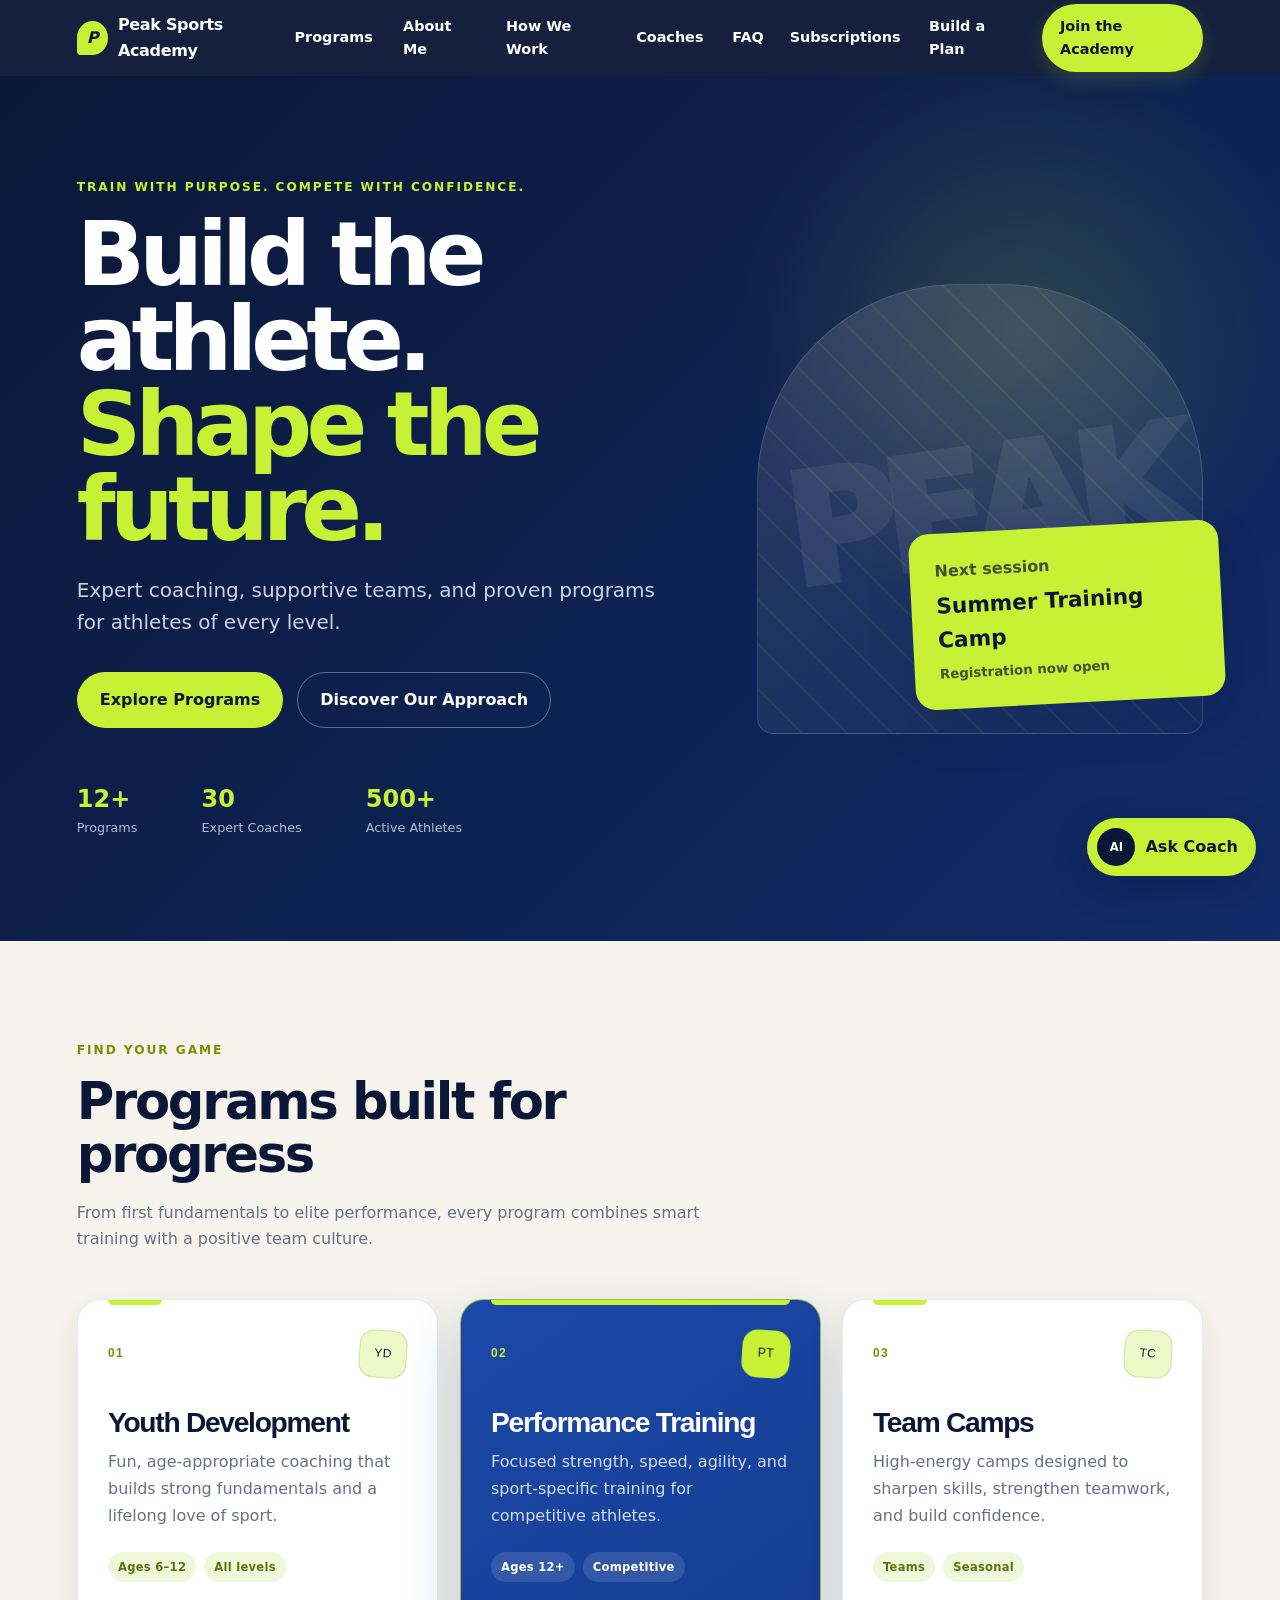
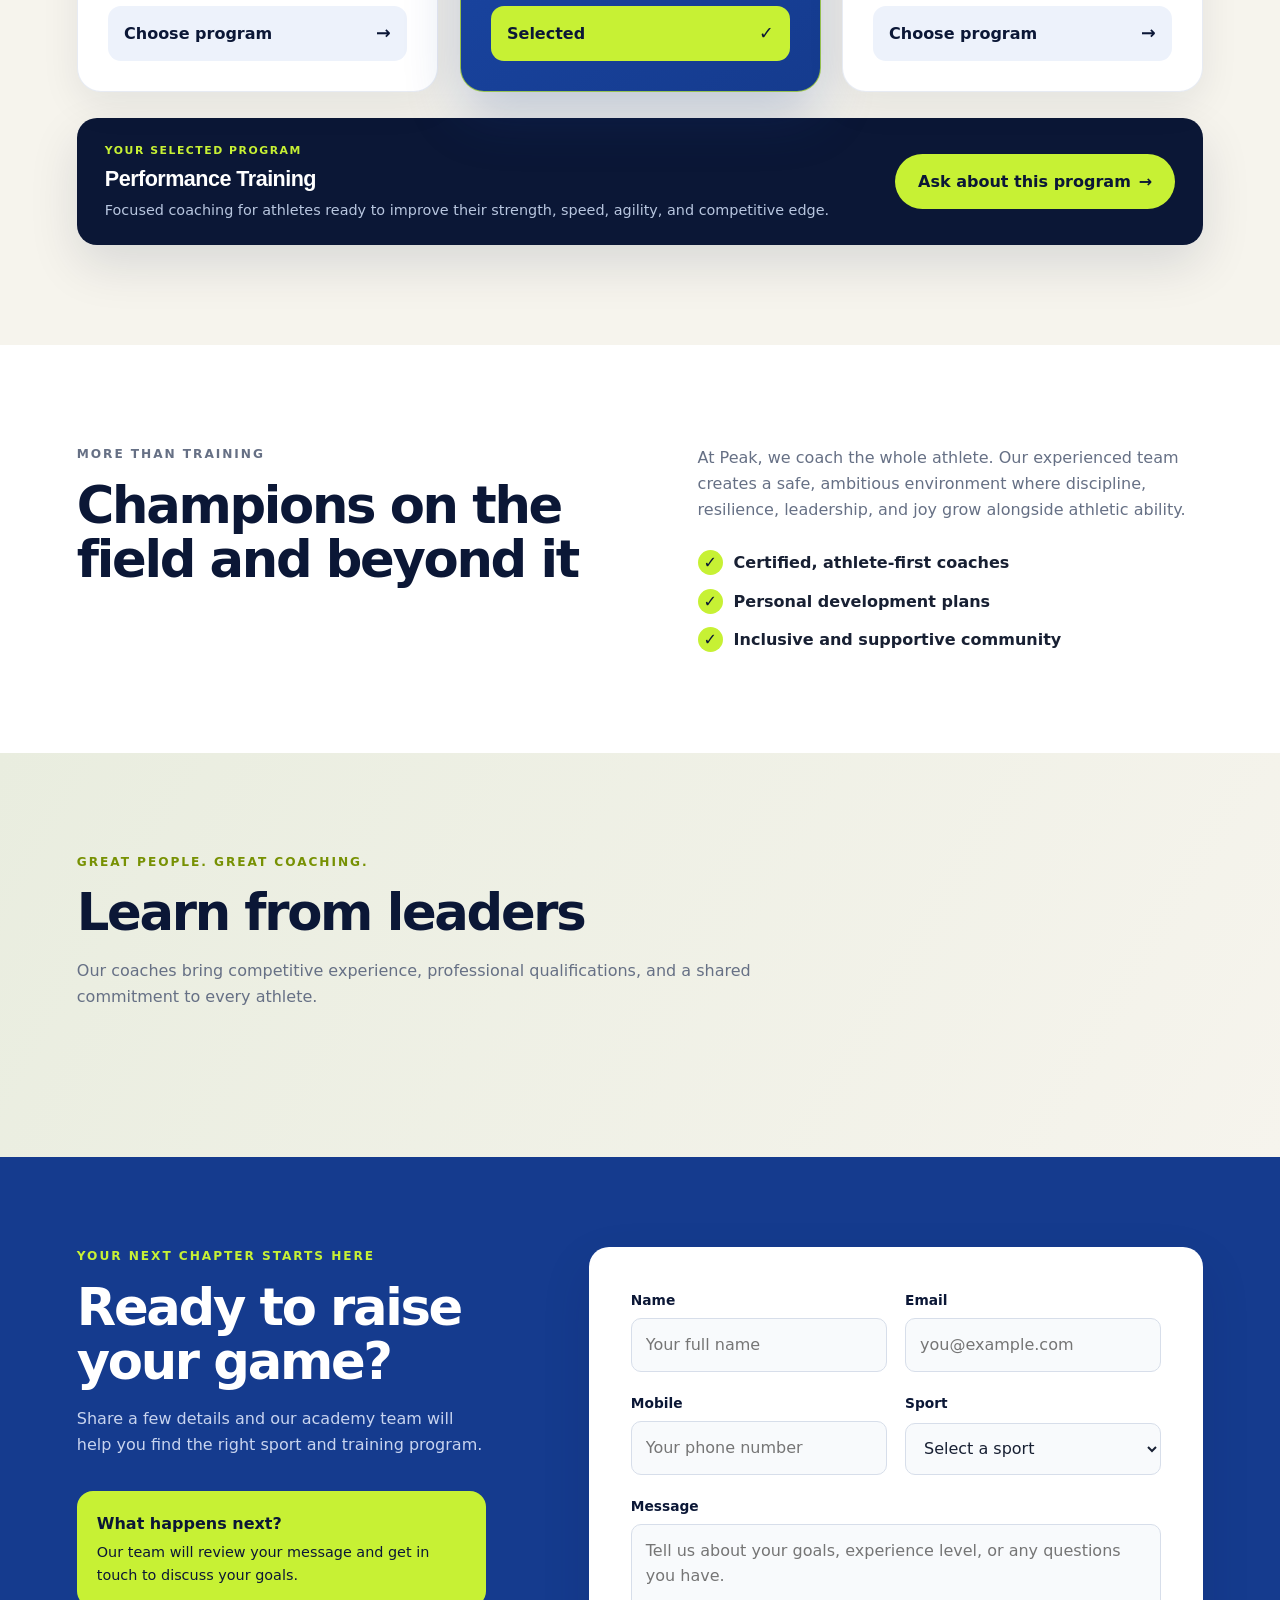
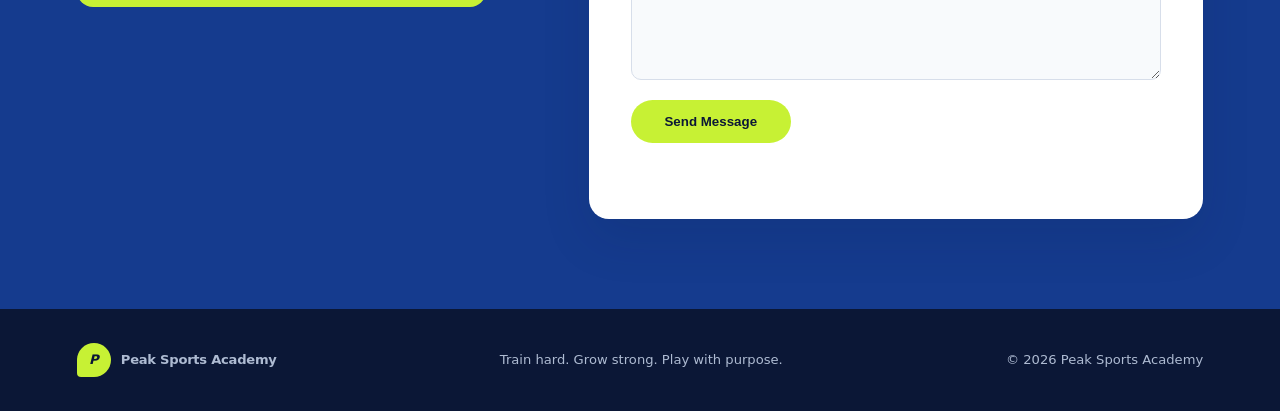
<file: index.html>
<!DOCTYPE html>
<html lang="en">
<head>
  <meta charset="UTF-8">
  <meta name="viewport" content="width=device-width, initial-scale=1.0">
  <meta name="description" content="Peak Sports Academy helps athletes build skills, confidence, and character.">
  <title>Peak Sports Academy</title>
  <link rel="stylesheet" href="styles.css">
</head>
<body>
  <header class="site-header">
    <a class="logo" href="#home" aria-label="Peak Sports Academy home">
      <span class="logo-mark">P</span>
      <span>Peak Sports Academy</span>
    </a>
    <button class="menu-toggle" type="button" aria-expanded="false" aria-controls="main-navigation">
      <span class="sr-only">Toggle navigation</span>
      <span></span><span></span><span></span>
    </button>
    <nav id="main-navigation" class="main-nav" aria-label="Main navigation">
      <a href="#programs">Programs</a>
      <a href="about.html">About Me</a>
      <a href="how-we-work.html">How We Work</a>
      <a href="#coaches">Coaches</a>
      <a href="faq.html">FAQ</a>
      <a href="subscriptions.html">Subscriptions</a>
      <a href="custom-subscription.html">Build a Plan</a>
      <a class="nav-cta" href="#contact">Join the Academy</a>
    </nav>
  </header>

  <main>
    <section class="hero" id="home">
      <div class="hero-content">
        <p class="eyebrow">Train with purpose. Compete with confidence.</p>
        <h1>Build the athlete.<br><span>Shape the future.</span></h1>
        <p class="hero-copy">Expert coaching, supportive teams, and proven programs for athletes of every level.</p>
        <div class="hero-actions">
          <a class="button button-primary" href="#programs">Explore Programs</a>
          <a class="button button-secondary" href="#about">Discover Our Approach</a>
        </div>
        <div class="hero-stats" aria-label="Academy highlights">
          <div><strong>12+</strong><span>Programs</span></div>
          <div><strong>30</strong><span>Expert Coaches</span></div>
          <div><strong>500+</strong><span>Active Athletes</span></div>
        </div>
      </div>
      <div class="hero-visual" aria-hidden="true">
        <div class="visual-card">
          <span>Next session</span>
          <strong>Summer Training Camp</strong>
          <small>Registration now open</small>
        </div>
      </div>
    </section>

    <section class="section" id="programs">
      <div class="section-heading">
        <p class="eyebrow">Find your game</p>
        <h2>Programs built for progress</h2>
        <p>From first fundamentals to elite performance, every program combines smart training with a positive team culture.</p>
      </div>
      <div class="program-grid">
        <article class="program-card" data-program="Youth Development" data-summary="A positive introduction to sport through movement, fundamentals, and confidence-building coaching.">
          <div class="program-card-top">
            <span class="card-number">01</span>
            <span class="program-mark" aria-hidden="true">YD</span>
          </div>
          <h3>Youth Development</h3>
          <p>Fun, age-appropriate coaching that builds strong fundamentals and a lifelong love of sport.</p>
          <div class="program-facts" aria-label="Program details"><span>Ages 6–12</span><span>All levels</span></div>
          <button class="program-select" type="button" aria-pressed="false">Choose program <span aria-hidden="true">&rarr;</span></button>
        </article>
        <article class="program-card is-selected" data-program="Performance Training" data-summary="Focused coaching for athletes ready to improve their strength, speed, agility, and competitive edge.">
          <div class="program-card-top">
            <span class="card-number">02</span>
            <span class="program-mark" aria-hidden="true">PT</span>
          </div>
          <h3>Performance Training</h3>
          <p>Focused strength, speed, agility, and sport-specific training for competitive athletes.</p>
          <div class="program-facts" aria-label="Program details"><span>Ages 12+</span><span>Competitive</span></div>
          <button class="program-select" type="button" aria-pressed="true">Selected <span aria-hidden="true">&#10003;</span></button>
        </article>
        <article class="program-card" data-program="Team Camps" data-summary="High-energy group sessions that sharpen skills, strengthen communication, and bring teams together.">
          <div class="program-card-top">
            <span class="card-number">03</span>
            <span class="program-mark" aria-hidden="true">TC</span>
          </div>
          <h3>Team Camps</h3>
          <p>High-energy camps designed to sharpen skills, strengthen teamwork, and build confidence.</p>
          <div class="program-facts" aria-label="Program details"><span>Teams</span><span>Seasonal</span></div>
          <button class="program-select" type="button" aria-pressed="false">Choose program <span aria-hidden="true">&rarr;</span></button>
        </article>
      </div>
      <div class="program-selection" id="program-selection" aria-live="polite">
        <div>
          <span class="selection-label">Your selected program</span>
          <strong id="selected-program-name">Performance Training</strong>
          <p id="selected-program-summary">Focused coaching for athletes ready to improve their strength, speed, agility, and competitive edge.</p>
        </div>
        <a class="button button-primary" id="selected-program-action" href="#contact">Ask about this program <span aria-hidden="true">&rarr;</span></a>
      </div>
    </section>

    <section class="about section" id="about">
      <div>
        <p class="eyebrow">More than training</p>
        <h2>Champions on the field and beyond it</h2>
      </div>
      <div>
        <p>At Peak, we coach the whole athlete. Our experienced team creates a safe, ambitious environment where discipline, resilience, leadership, and joy grow alongside athletic ability.</p>
        <ul class="check-list">
          <li>Certified, athlete-first coaches</li>
          <li>Personal development plans</li>
          <li>Inclusive and supportive community</li>
        </ul>
      </div>
    </section>

    <section class="coaches section" id="coaches">
      <div class="section-heading">
        <p class="eyebrow">Great people. Great coaching.</p>
        <h2>Learn from leaders</h2>
        <p>Our coaches bring competitive experience, professional qualifications, and a shared commitment to every athlete.</p>
      </div>
    </section>

    <section class="contact" id="contact">
      <div class="contact-intro">
        <p class="eyebrow">Your next chapter starts here</p>
        <h2>Ready to raise your game?</h2>
        <p>Share a few details and our academy team will help you find the right sport and training program.</p>
        <div class="contact-note">
          <strong>What happens next?</strong>
          <span>Our team will review your message and get in touch to discuss your goals.</span>
        </div>
      </div>

      <form class="contact-form" id="academy-contact-form">
        <div class="form-row">
          <div class="form-field">
            <label for="name">Name</label>
            <input id="name" name="name" type="text" autocomplete="name" placeholder="Your full name" required>
          </div>
          <div class="form-field">
            <label for="email">Email</label>
            <input id="email" name="email" type="email" autocomplete="email" placeholder="you@example.com" required>
          </div>
        </div>

        <div class="form-row">
          <div class="form-field">
            <label for="mobile">Mobile</label>
            <input id="mobile" name="mobile" type="tel" autocomplete="tel" inputmode="tel" placeholder="Your phone number" required>
          </div>
          <div class="form-field">
            <label for="sport">Sport</label>
            <select id="sport" name="sport" required>
              <option value="" selected disabled>Select a sport</option>
              <option value="soccer">Soccer</option>
              <option value="basketball">Basketball</option>
              <option value="cricket">Cricket</option>
              <option value="tennis">Tennis</option>
              <option value="volleyball">Volleyball</option>
              <option value="swimming">Swimming</option>
              <option value="track-and-field">Track &amp; Field</option>
              <option value="badminton">Badminton</option>
              <option value="other">Other</option>
            </select>
          </div>
        </div>

        <div class="form-field">
          <label for="message">Message</label>
          <textarea id="message" name="message" rows="5" placeholder="Tell us about your goals, experience level, or any questions you have." required></textarea>
        </div>

        <button class="button form-submit" type="submit">Send Message</button>
        <p class="form-status" id="form-status" role="status" aria-live="polite"></p>
      </form>
    </section>
  </main>

  <footer>
    <a class="logo" href="#home"><span class="logo-mark">P</span><span>Peak Sports Academy</span></a>
    <p>Train hard. Grow strong. Play with purpose.</p>
    <p>&copy; <span id="current-year"></span> Peak Sports Academy</p>
  </footer>

  <script src="script.js"></script>
  <script src="ai-coach.js"></script>
  <script src="interactions.js"></script>
</body>
</html>
</file>
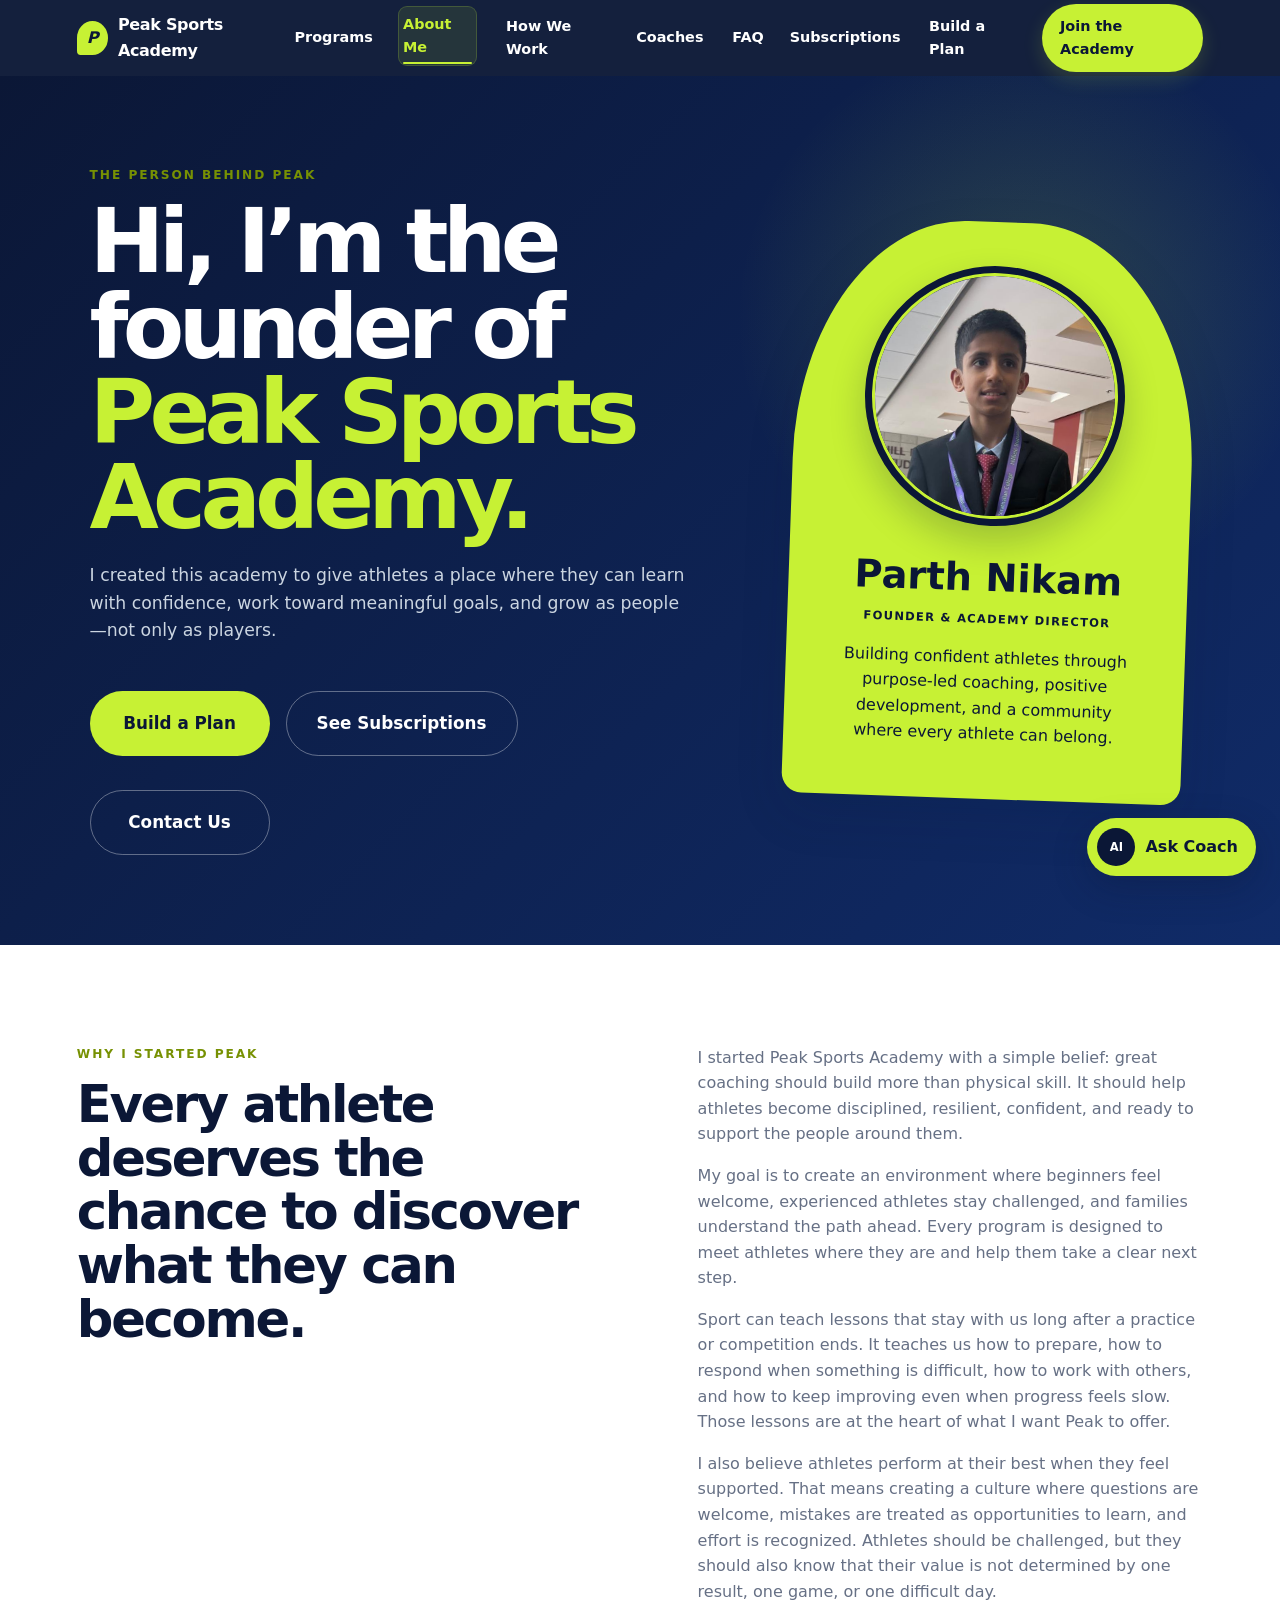
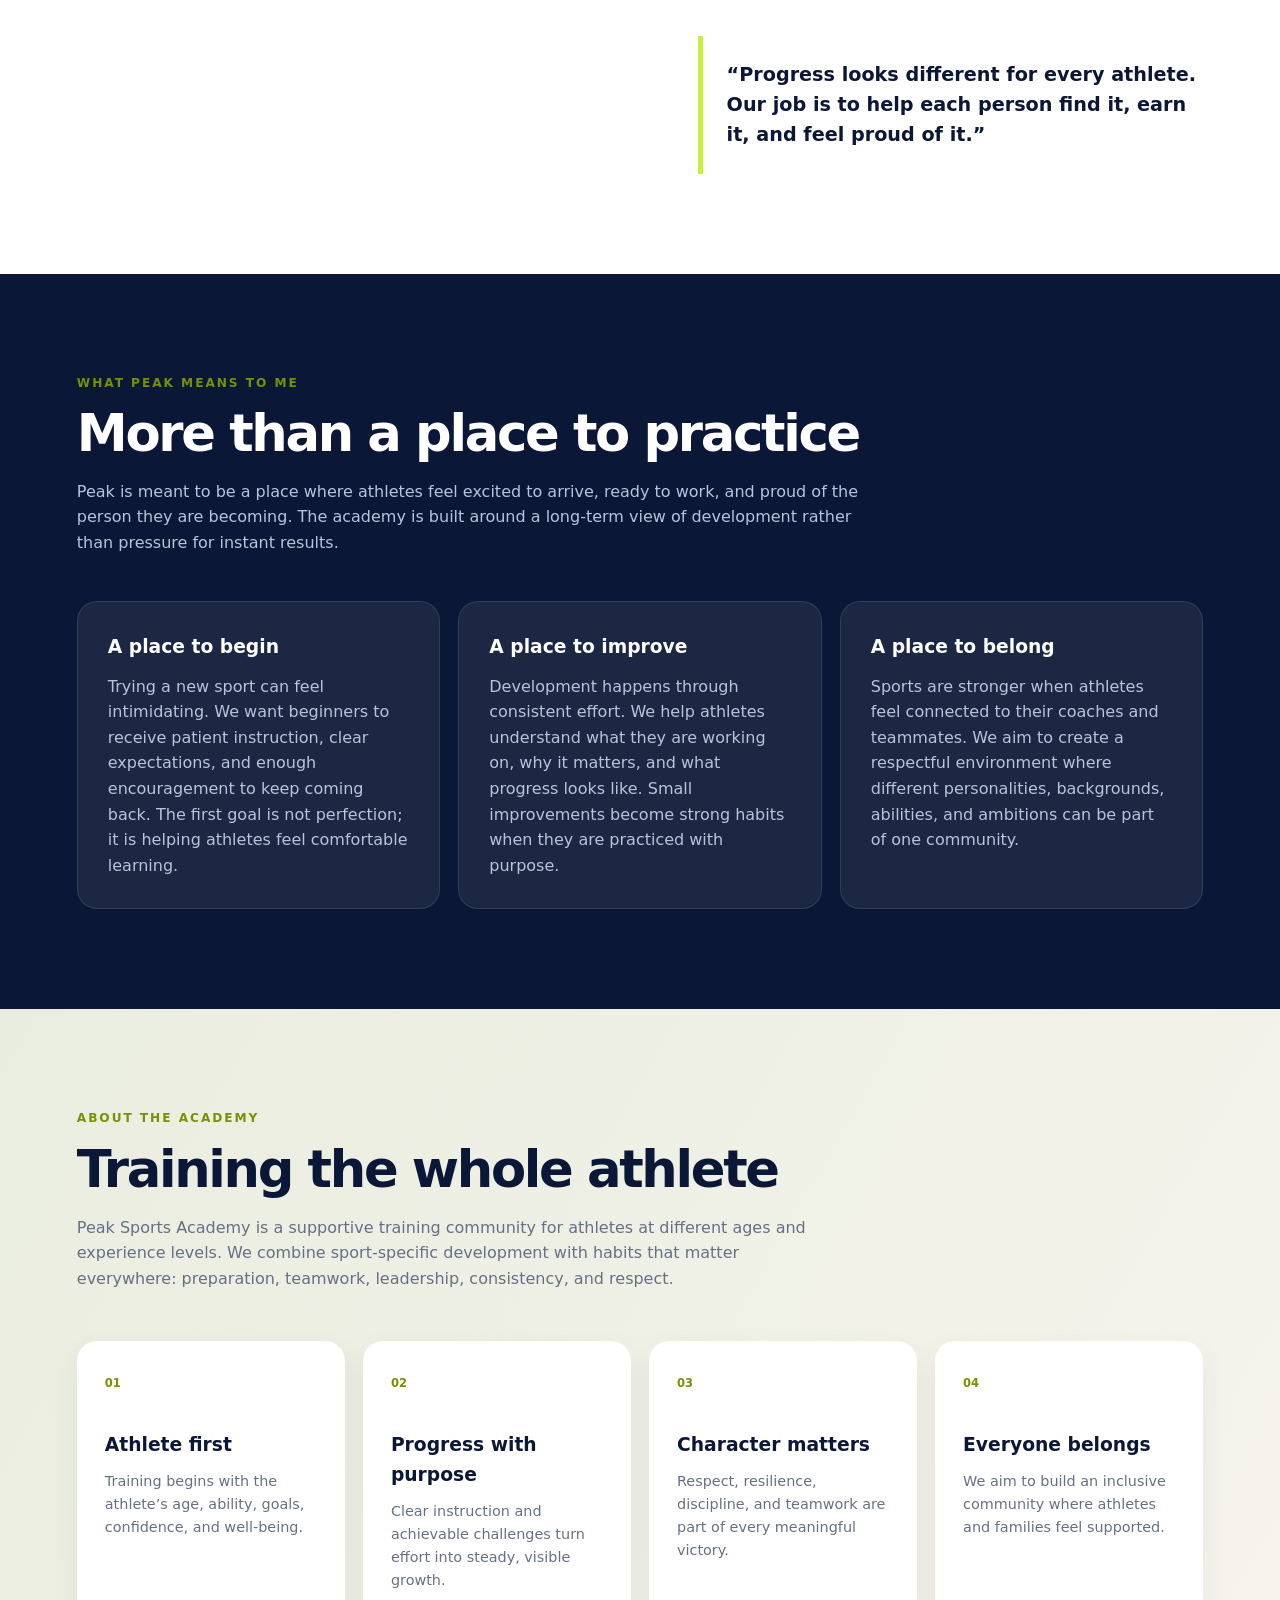
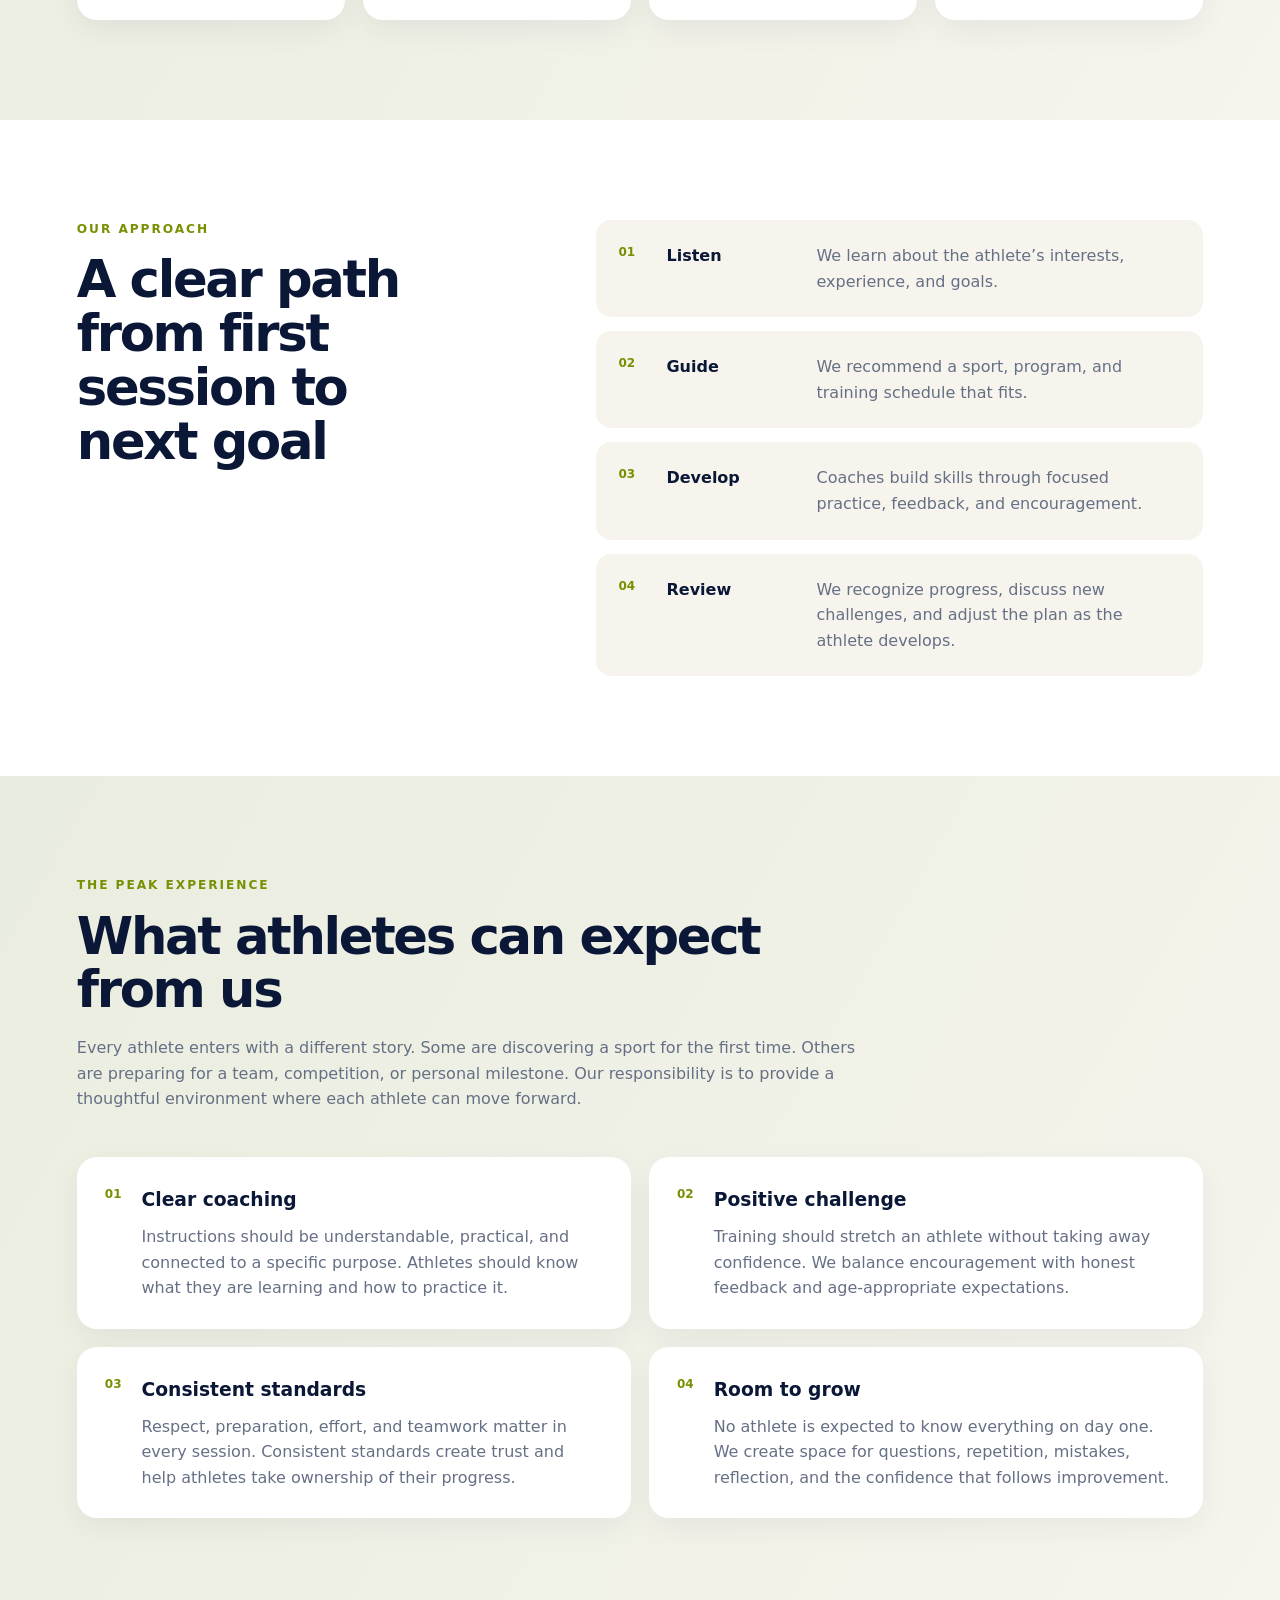
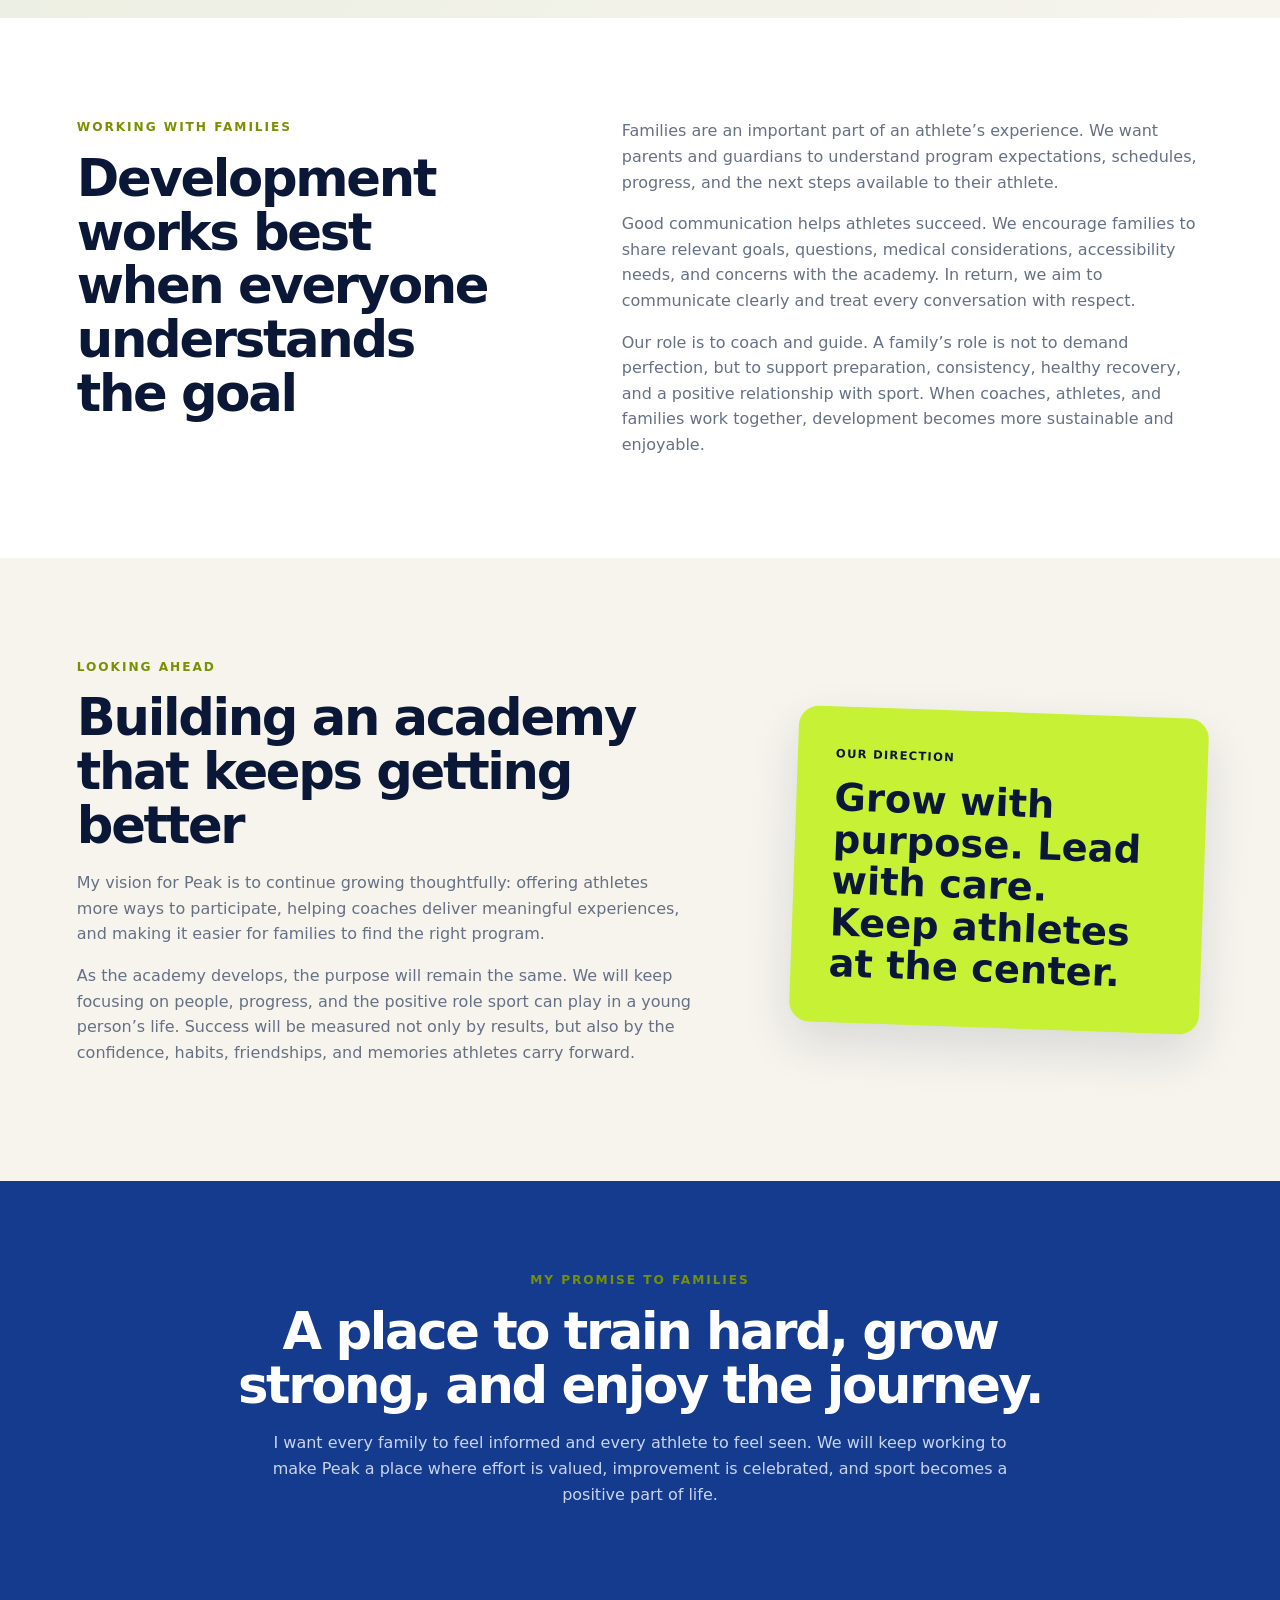
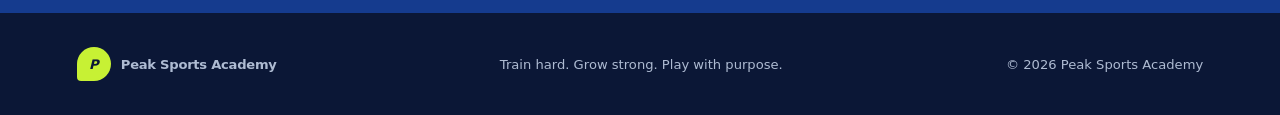
<file: about.html>
<!DOCTYPE html>
<html lang="en">
<head>
  <meta charset="UTF-8">
  <meta name="viewport" content="width=device-width, initial-scale=1.0">
  <meta name="description" content="Meet the founder and discover the purpose, values, and athlete-first approach behind Peak Sports Academy.">
  <title>About Me | Peak Sports Academy</title>
  <link rel="stylesheet" href="styles.css">
</head>
<body class="about-page">
  <header class="site-header">
    <a class="logo" href="index.html" aria-label="Peak Sports Academy home">
      <span class="logo-mark">P</span>
      <span>Peak Sports Academy</span>
    </a>
    <button class="menu-toggle" type="button" aria-expanded="false" aria-controls="main-navigation">
      <span class="sr-only">Toggle navigation</span>
      <span></span><span></span><span></span>
    </button>
    <nav id="main-navigation" class="main-nav" aria-label="Main navigation">
      <a href="index.html#programs">Programs</a>
      <a href="about.html" aria-current="page">About Me</a>
      <a href="how-we-work.html">How We Work</a>
      <a href="index.html#coaches">Coaches</a>
      <a href="faq.html">FAQ</a>
      <a href="subscriptions.html">Subscriptions</a>
      <a href="custom-subscription.html">Build a Plan</a>
      <a class="nav-cta" href="index.html#contact">Join the Academy</a>
    </nav>
  </header>

  <main>
    <section class="about-me-hero">
      <div class="about-me-copy">
        <p class="eyebrow">The person behind Peak</p>
        <h1>Hi, I’m the founder of <span>Peak Sports Academy.</span></h1>
        <p>I created this academy to give athletes a place where they can learn with confidence, work toward meaningful goals, and grow as people—not only as players.</p>
        <div class="about-top-actions" aria-label="Academy actions">
          <a class="button button-primary" href="custom-subscription.html">Build a Plan</a>
          <a class="button button-secondary" href="subscriptions.html">See Subscriptions</a>
          <a class="button button-secondary" href="index.html#contact">Contact Us</a>
        </div>
      </div>
      <div class="founder-card" aria-label="Peak Sports Academy founder">
        <div class="founder-avatar-frame">
          <img class="founder-avatar" id="founder-avatar" src="parth-nikam-founder.jpeg" width="602" height="597" loading="eager" decoding="async" alt="Portrait of Parth Nikam, founder of Peak Sports Academy">
          <div class="founder-monogram" id="founder-monogram" aria-hidden="true" hidden>P</div>
        </div>
        <strong class="founder-name">Parth Nikam</strong>
        <span>Founder &amp; Academy Director</span>
        <p>Building confident athletes through purpose-led coaching, positive development, and a community where every athlete can belong.</p>
      </div>
    </section>

    <section class="founder-story section" id="my-story">
      <div class="story-heading">
        <p class="eyebrow">Why I started Peak</p>
        <h2>Every athlete deserves the chance to discover what they can become.</h2>
      </div>
      <div class="story-body">
        <p>I started Peak Sports Academy with a simple belief: great coaching should build more than physical skill. It should help athletes become disciplined, resilient, confident, and ready to support the people around them.</p>
        <p>My goal is to create an environment where beginners feel welcome, experienced athletes stay challenged, and families understand the path ahead. Every program is designed to meet athletes where they are and help them take a clear next step.</p>
        <p>Sport can teach lessons that stay with us long after a practice or competition ends. It teaches us how to prepare, how to respond when something is difficult, how to work with others, and how to keep improving even when progress feels slow. Those lessons are at the heart of what I want Peak to offer.</p>
        <p>I also believe athletes perform at their best when they feel supported. That means creating a culture where questions are welcome, mistakes are treated as opportunities to learn, and effort is recognized. Athletes should be challenged, but they should also know that their value is not determined by one result, one game, or one difficult day.</p>
        <blockquote>“Progress looks different for every athlete. Our job is to help each person find it, earn it, and feel proud of it.”</blockquote>
      </div>
    </section>

    <section class="founder-vision section">
      <div class="founder-vision-intro">
        <p class="eyebrow">What Peak means to me</p>
        <h2>More than a place to practice</h2>
        <p>Peak is meant to be a place where athletes feel excited to arrive, ready to work, and proud of the person they are becoming. The academy is built around a long-term view of development rather than pressure for instant results.</p>
      </div>
      <div class="founder-vision-grid">
        <article>
          <h3>A place to begin</h3>
          <p>Trying a new sport can feel intimidating. We want beginners to receive patient instruction, clear expectations, and enough encouragement to keep coming back. The first goal is not perfection; it is helping athletes feel comfortable learning.</p>
        </article>
        <article>
          <h3>A place to improve</h3>
          <p>Development happens through consistent effort. We help athletes understand what they are working on, why it matters, and what progress looks like. Small improvements become strong habits when they are practiced with purpose.</p>
        </article>
        <article>
          <h3>A place to belong</h3>
          <p>Sports are stronger when athletes feel connected to their coaches and teammates. We aim to create a respectful environment where different personalities, backgrounds, abilities, and ambitions can be part of one community.</p>
        </article>
      </div>
    </section>

    <section class="academy-story section">
      <div class="academy-story-intro">
        <p class="eyebrow">About the academy</p>
        <h2>Training the whole athlete</h2>
        <p>Peak Sports Academy is a supportive training community for athletes at different ages and experience levels. We combine sport-specific development with habits that matter everywhere: preparation, teamwork, leadership, consistency, and respect.</p>
      </div>
      <div class="academy-principles">
        <article>
          <span>01</span>
          <h3>Athlete first</h3>
          <p>Training begins with the athlete’s age, ability, goals, confidence, and well-being.</p>
        </article>
        <article>
          <span>02</span>
          <h3>Progress with purpose</h3>
          <p>Clear instruction and achievable challenges turn effort into steady, visible growth.</p>
        </article>
        <article>
          <span>03</span>
          <h3>Character matters</h3>
          <p>Respect, resilience, discipline, and teamwork are part of every meaningful victory.</p>
        </article>
        <article>
          <span>04</span>
          <h3>Everyone belongs</h3>
          <p>We aim to build an inclusive community where athletes and families feel supported.</p>
        </article>
      </div>
    </section>

    <section class="about-approach section">
      <div>
        <p class="eyebrow">Our approach</p>
        <h2>A clear path from first session to next goal</h2>
      </div>
      <ol class="approach-steps">
        <li><strong>Listen</strong><span>We learn about the athlete’s interests, experience, and goals.</span></li>
        <li><strong>Guide</strong><span>We recommend a sport, program, and training schedule that fits.</span></li>
        <li><strong>Develop</strong><span>Coaches build skills through focused practice, feedback, and encouragement.</span></li>
        <li><strong>Review</strong><span>We recognize progress, discuss new challenges, and adjust the plan as the athlete develops.</span></li>
      </ol>
    </section>

    <section class="athlete-experience section">
      <div class="athlete-experience-heading">
        <p class="eyebrow">The Peak experience</p>
        <h2>What athletes can expect from us</h2>
        <p>Every athlete enters with a different story. Some are discovering a sport for the first time. Others are preparing for a team, competition, or personal milestone. Our responsibility is to provide a thoughtful environment where each athlete can move forward.</p>
      </div>
      <div class="experience-list">
        <article><span>01</span><div><h3>Clear coaching</h3><p>Instructions should be understandable, practical, and connected to a specific purpose. Athletes should know what they are learning and how to practice it.</p></div></article>
        <article><span>02</span><div><h3>Positive challenge</h3><p>Training should stretch an athlete without taking away confidence. We balance encouragement with honest feedback and age-appropriate expectations.</p></div></article>
        <article><span>03</span><div><h3>Consistent standards</h3><p>Respect, preparation, effort, and teamwork matter in every session. Consistent standards create trust and help athletes take ownership of their progress.</p></div></article>
        <article><span>04</span><div><h3>Room to grow</h3><p>No athlete is expected to know everything on day one. We create space for questions, repetition, mistakes, reflection, and the confidence that follows improvement.</p></div></article>
      </div>
    </section>

    <section class="family-partnership section">
      <div>
        <p class="eyebrow">Working with families</p>
        <h2>Development works best when everyone understands the goal</h2>
      </div>
      <div class="family-partnership-copy">
        <p>Families are an important part of an athlete’s experience. We want parents and guardians to understand program expectations, schedules, progress, and the next steps available to their athlete.</p>
        <p>Good communication helps athletes succeed. We encourage families to share relevant goals, questions, medical considerations, accessibility needs, and concerns with the academy. In return, we aim to communicate clearly and treat every conversation with respect.</p>
        <p>Our role is to coach and guide. A family’s role is not to demand perfection, but to support preparation, consistency, healthy recovery, and a positive relationship with sport. When coaches, athletes, and families work together, development becomes more sustainable and enjoyable.</p>
      </div>
    </section>

    <section class="academy-future section">
      <div class="academy-future-copy">
        <p class="eyebrow">Looking ahead</p>
        <h2>Building an academy that keeps getting better</h2>
        <p>My vision for Peak is to continue growing thoughtfully: offering athletes more ways to participate, helping coaches deliver meaningful experiences, and making it easier for families to find the right program.</p>
        <p>As the academy develops, the purpose will remain the same. We will keep focusing on people, progress, and the positive role sport can play in a young person’s life. Success will be measured not only by results, but also by the confidence, habits, friendships, and memories athletes carry forward.</p>
      </div>
      <div class="future-statement">
        <span>Our direction</span>
        <strong>Grow with purpose. Lead with care. Keep athletes at the center.</strong>
      </div>
    </section>

    <section class="founder-promise">
      <p class="eyebrow">My promise to families</p>
      <h2>A place to train hard, grow strong, and enjoy the journey.</h2>
      <p>I want every family to feel informed and every athlete to feel seen. We will keep working to make Peak a place where effort is valued, improvement is celebrated, and sport becomes a positive part of life.</p>
    </section>
  </main>

  <footer>
    <a class="logo" href="index.html"><span class="logo-mark">P</span><span>Peak Sports Academy</span></a>
    <p>Train hard. Grow strong. Play with purpose.</p>
    <p>&copy; <span id="current-year"></span> Peak Sports Academy</p>
  </footer>

  <script src="about.js"></script>
  <script src="ai-coach.js"></script>
  <script src="interactions.js"></script>
</body>
</html>
</file>
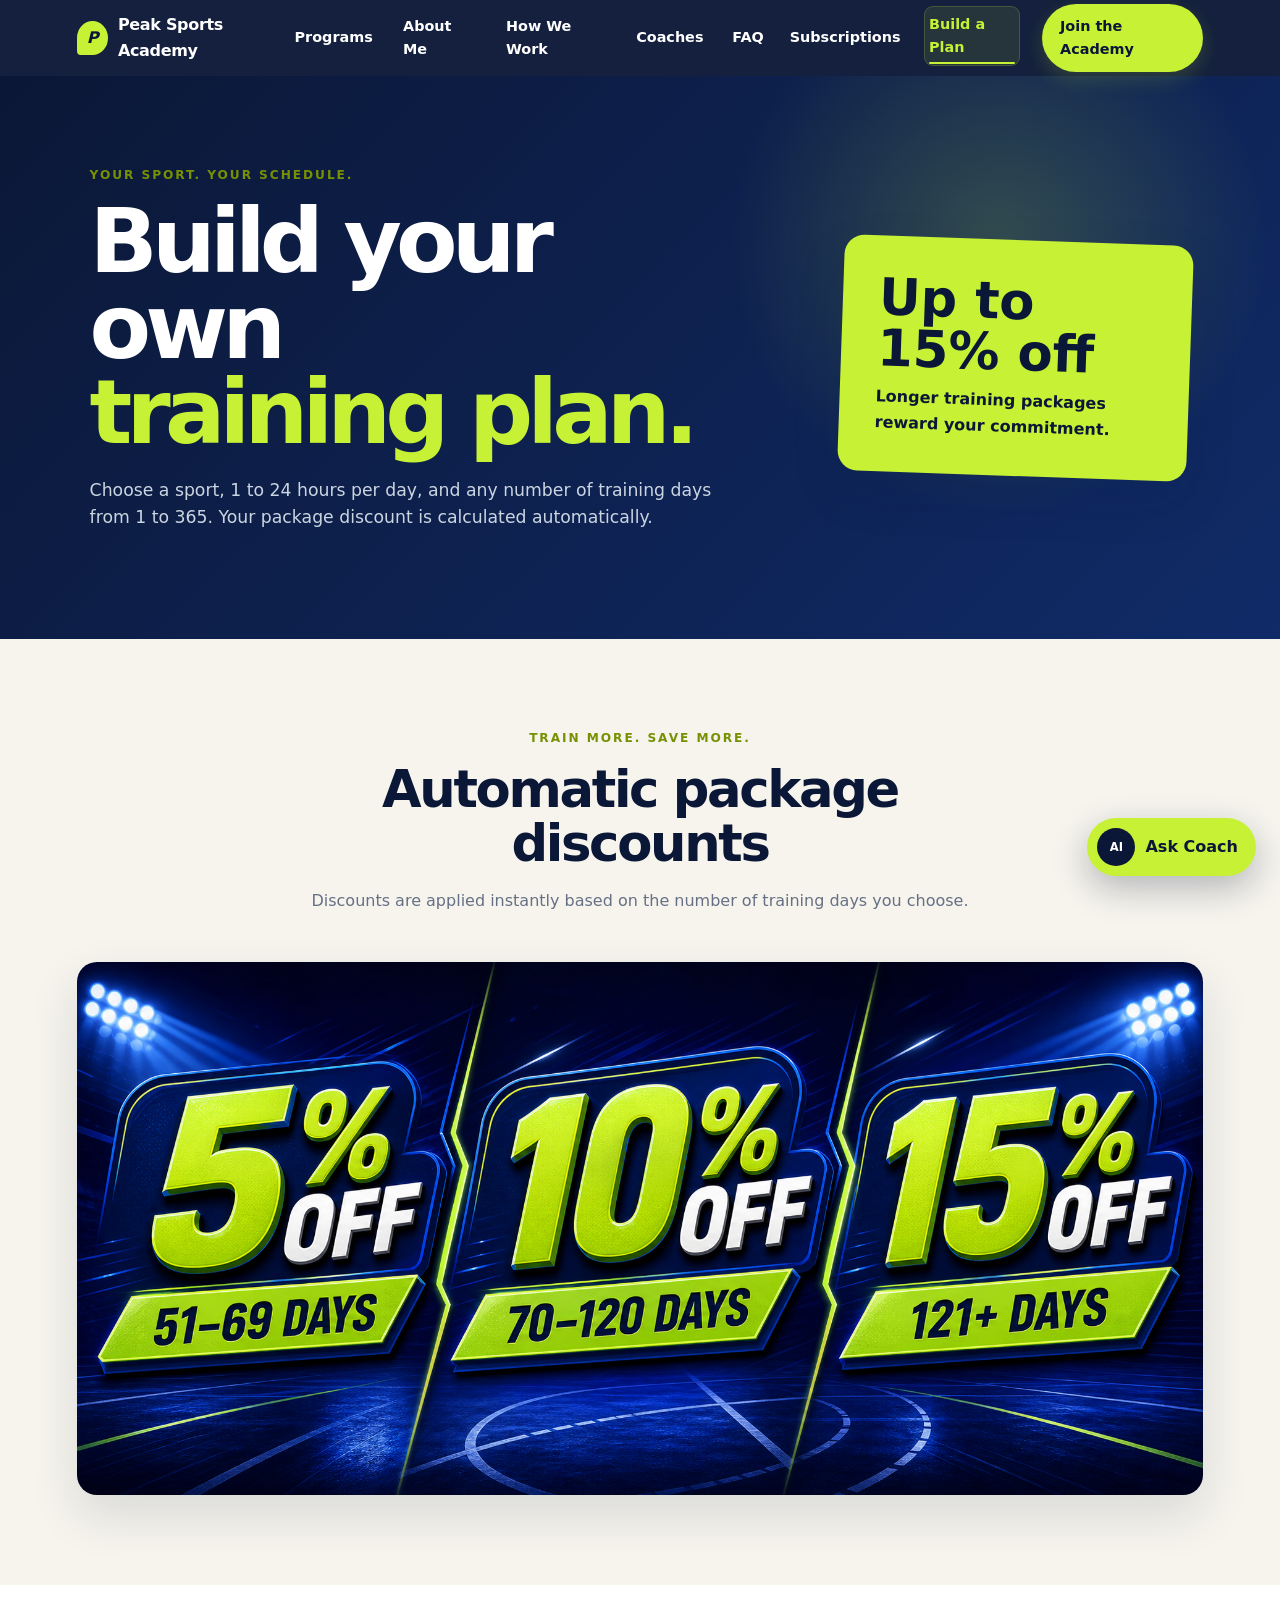
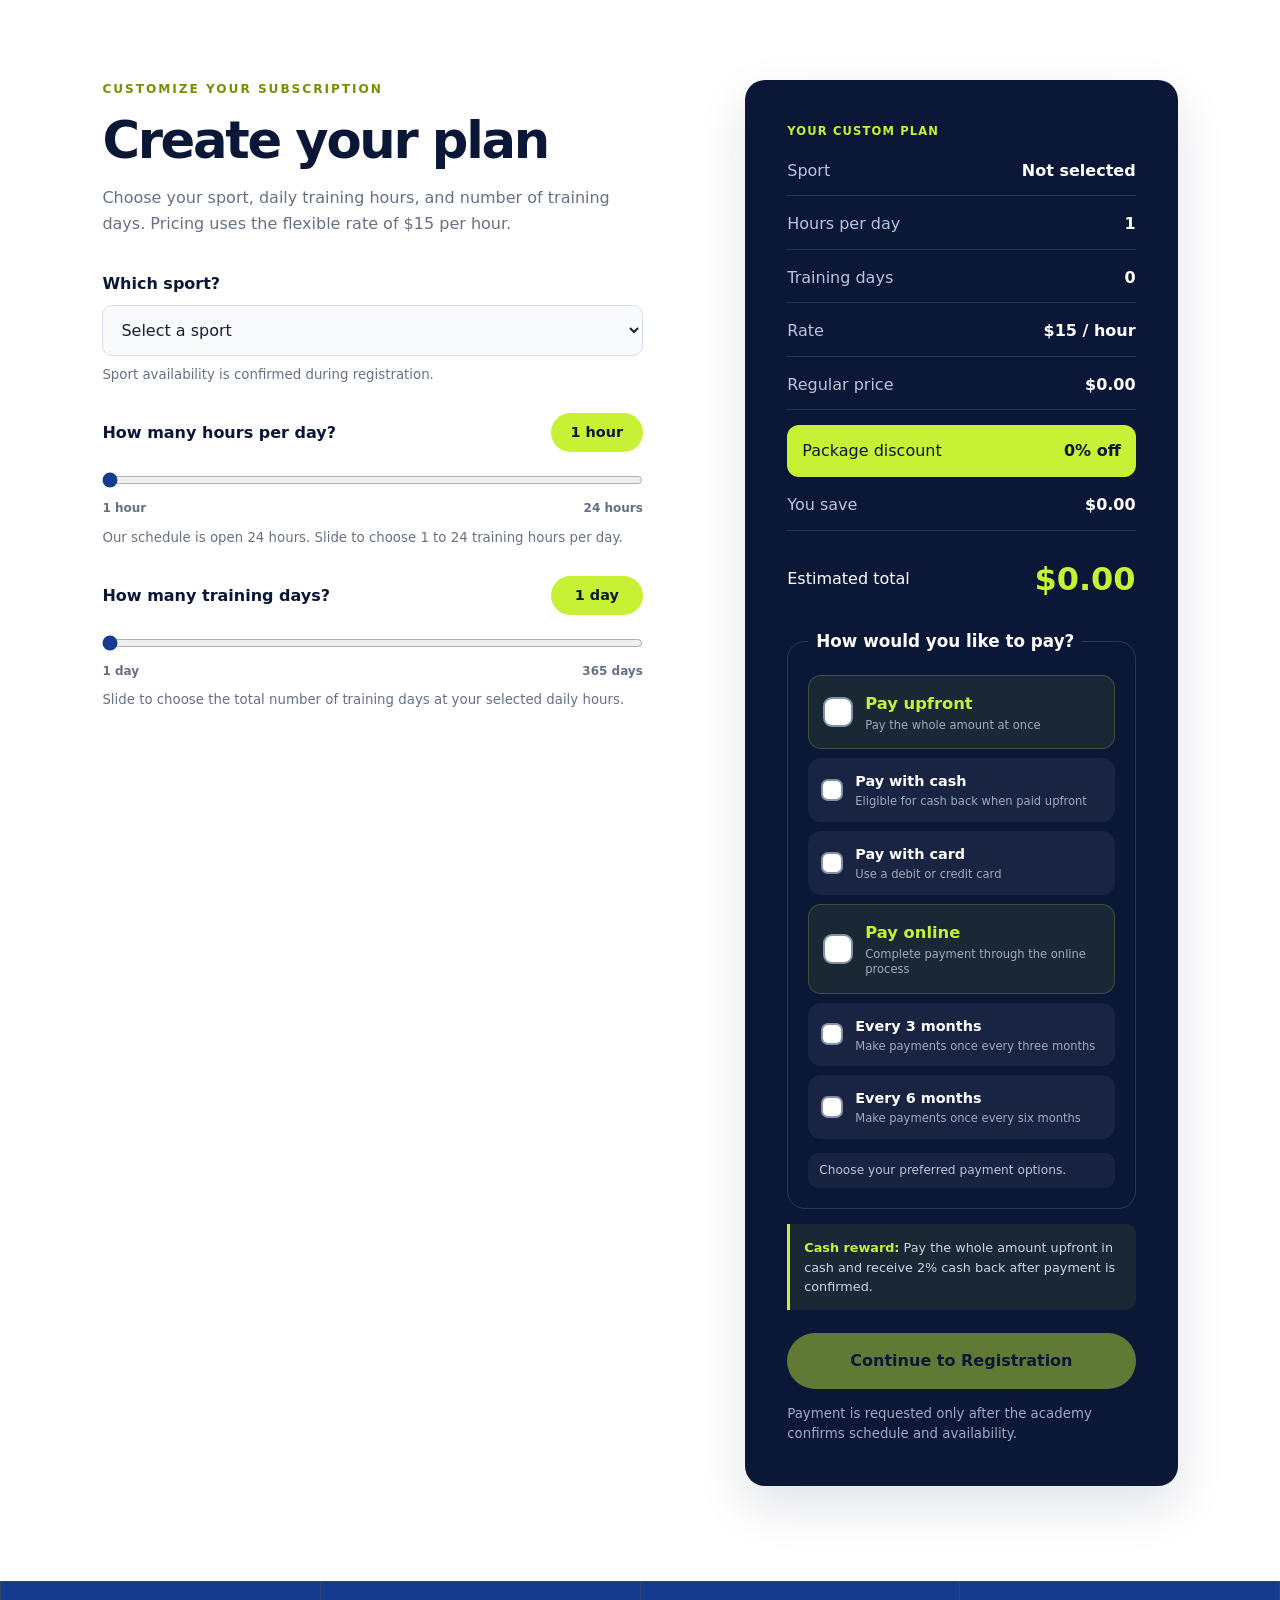
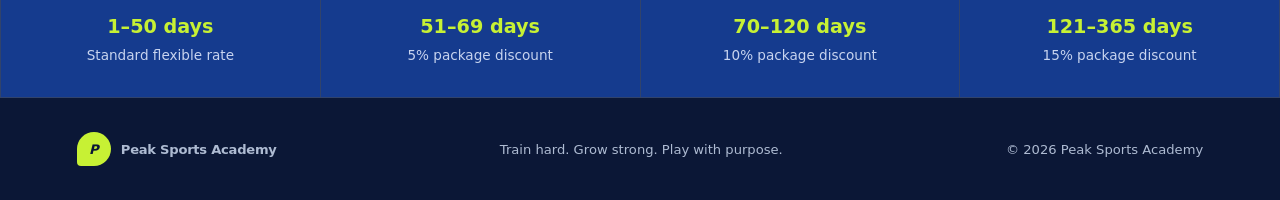
<file: custom-subscription.html>
<!DOCTYPE html>
<html lang="en">
<head>
  <meta charset="UTF-8">
  <meta name="viewport" content="width=device-width, initial-scale=1.0">
  <meta name="description" content="Build a custom Peak Sports Academy subscription by choosing your sport and training days.">
  <title>Build Your Subscription | Peak Sports Academy</title>
  <link rel="stylesheet" href="styles.css">
</head>
<body class="custom-plan-page">
  <header class="site-header">
    <a class="logo" href="index.html" aria-label="Peak Sports Academy home">
      <span class="logo-mark">P</span>
      <span>Peak Sports Academy</span>
    </a>
    <button class="menu-toggle" type="button" aria-expanded="false" aria-controls="main-navigation">
      <span class="sr-only">Toggle navigation</span>
      <span></span><span></span><span></span>
    </button>
    <nav id="main-navigation" class="main-nav" aria-label="Main navigation">
      <a href="index.html#programs">Programs</a>
      <a href="about.html">About Me</a>
      <a href="how-we-work.html">How We Work</a>
      <a href="index.html#coaches">Coaches</a>
      <a href="faq.html">FAQ</a>
      <a href="subscriptions.html">Subscriptions</a>
      <a href="custom-subscription.html" aria-current="page">Build a Plan</a>
      <a class="nav-cta" href="index.html#contact">Join the Academy</a>
    </nav>
  </header>

  <main>
    <section class="custom-plan-hero">
      <div>
        <p class="eyebrow">Your sport. Your schedule.</p>
        <h1>Build your own<br><span>training plan.</span></h1>
        <p>Choose a sport, 1 to 24 hours per day, and any number of training days from 1 to 365. Your package discount is calculated automatically.</p>
      </div>
      <div class="custom-hero-stat" aria-label="Custom plan benefit">
        <strong>Up to 15% off</strong>
        <span>Longer training packages reward your commitment.</span>
      </div>
    </section>

    <section class="discount-banner-section" aria-labelledby="discount-heading">
      <div class="section-heading pricing-heading">
        <p class="eyebrow">Train more. Save more.</p>
        <h2 id="discount-heading">Automatic package discounts</h2>
        <p>Discounts are applied instantly based on the number of training days you choose.</p>
      </div>
      <div class="discount-banner-frame">
        <picture class="discount-banner-picture">
          <img class="discount-banner-image" id="discount-banner-image" src="custom-plan-discounts.png" width="1824" height="864" loading="eager" decoding="async" alt="5% off for 51 to 69 days, 10% off for 70 to 120 days, and 15% off for 121 or more days">
        </picture>
        <div class="discount-banner-fallback" id="discount-banner-fallback" hidden aria-label="Custom plan discount offers">
          <article><strong>5%<span>OFF</span></strong><small>51&ndash;69 DAYS</small></article>
          <article><strong>10%<span>OFF</span></strong><small>70&ndash;120 DAYS</small></article>
          <article><strong>15%<span>OFF</span></strong><small>121+ DAYS</small></article>
        </div>
      </div>
    </section>

    <section class="plan-builder" id="plan-builder" aria-labelledby="builder-heading">
      <div class="builder-form-panel">
        <p class="eyebrow">Customize your subscription</p>
        <h2 id="builder-heading">Create your plan</h2>
        <p class="builder-intro">Choose your sport, daily training hours, and number of training days. Pricing uses the flexible rate of $15 per hour.</p>

        <form id="custom-plan-form">
          <div class="builder-field">
            <label for="custom-sport">Which sport?</label>
            <select id="custom-sport" name="sport" required>
              <option value="" selected disabled>Select a sport</option>
              <option value="Soccer">Soccer</option>
              <option value="Basketball">Basketball</option>
              <option value="Cricket">Cricket</option>
              <option value="Tennis">Tennis</option>
              <option value="Volleyball">Volleyball</option>
              <option value="Swimming">Swimming</option>
              <option value="Track &amp; Field">Track &amp; Field</option>
              <option value="Badminton">Badminton</option>
            </select>
            <small>Sport availability is confirmed during registration.</small>
          </div>

          <div class="builder-field range-field hours-per-day-field">
            <div class="range-label-row">
              <label for="hours-per-day">How many hours per day?</label>
              <output id="hours-per-day-value" for="hours-per-day" aria-live="polite">1 hour</output>
            </div>
            <input id="hours-per-day" name="hours" type="range" min="1" max="24" value="1" step="1" required>
            <div class="range-scale" aria-hidden="true"><span>1 hour</span><span>24 hours</span></div>
            <small>Our schedule is open 24 hours. Slide to choose 1 to 24 training hours per day.</small>
          </div>

          <div class="builder-field range-field training-days-field">
            <div class="range-label-row">
              <label for="training-days">How many training days?</label>
              <output id="training-days-value" for="training-days" aria-live="polite">1 day</output>
            </div>
            <input id="training-days" name="days" type="range" min="1" max="365" value="1" step="1" required>
            <div class="range-scale" aria-hidden="true"><span>1 day</span><span>365 days</span></div>
            <small>Slide to choose the total number of training days at your selected daily hours.</small>
          </div>
        </form>
      </div>

      <aside class="custom-summary" aria-label="Custom subscription summary">
        <p class="summary-label">Your custom plan</p>
        <div class="summary-line"><span>Sport</span><strong id="summary-sport">Not selected</strong></div>
        <div class="summary-line"><span>Hours per day</span><strong id="summary-hours">1</strong></div>
        <div class="summary-line"><span>Training days</span><strong id="summary-days">0</strong></div>
        <div class="summary-line"><span>Rate</span><strong>$15 / hour</strong></div>
        <div class="summary-line"><span>Regular price</span><strong id="summary-regular">$0.00</strong></div>
        <div class="summary-discount">
          <span>Package discount</span>
          <strong id="summary-discount">0% off</strong>
        </div>
        <div class="summary-savings"><span>You save</span><strong id="summary-savings">$0.00</strong></div>
        <div class="summary-total"><span>Estimated total</span><strong id="summary-total">$0.00</strong></div>

        <fieldset class="payment-options" id="payment-options">
          <legend>How would you like to pay?</legend>

          <label class="payment-option payment-option-major">
            <input id="pay-upfront" type="checkbox" value="Pay upfront" data-payment-label="Pay upfront">
            <span><strong>Pay upfront</strong><small>Pay the whole amount at once</small></span>
          </label>

          <label class="payment-option">
            <input id="pay-cash" type="checkbox" value="Pay with cash" data-payment-label="Cash">
            <span><strong>Pay with cash</strong><small>Eligible for cash back when paid upfront</small></span>
          </label>

          <label class="payment-option">
            <input id="pay-card" type="checkbox" value="Pay with card" data-payment-label="Card">
            <span><strong>Pay with card</strong><small>Use a debit or credit card</small></span>
          </label>

          <label class="payment-option payment-option-major">
            <input id="pay-online" type="checkbox" value="Pay online" data-payment-label="Pay online">
            <span><strong>Pay online</strong><small>Complete payment through the online process</small></span>
          </label>

          <label class="payment-option">
            <input id="pay-three-months" type="checkbox" value="Every 3 months" data-payment-label="Every 3 months">
            <span><strong>Every 3 months</strong><small>Make payments once every three months</small></span>
          </label>

          <label class="payment-option">
            <input id="pay-six-months" type="checkbox" value="Every 6 months" data-payment-label="Every 6 months">
            <span><strong>Every 6 months</strong><small>Make payments once every six months</small></span>
          </label>

          <p class="payment-status" id="payment-status" aria-live="polite">Choose your preferred payment options.</p>
        </fieldset>

        <div class="summary-cashback" id="summary-cashback" hidden><span>2% cash back</span><strong id="summary-cashback-value">$0.00</strong></div>
        <p class="cashback-note"><strong>Cash reward:</strong> Pay the whole amount upfront in cash and receive 2% cash back after payment is confirmed.</p>
        <a class="button custom-register-button disabled" id="custom-register-button" href="index.html#contact" aria-disabled="true">Continue to Registration</a>
        <small>Payment is requested only after the academy confirms schedule and availability.</small>
      </aside>
    </section>

    <section class="discount-rules">
      <article><strong>1–50 days</strong><span>Standard flexible rate</span></article>
      <article><strong>51–69 days</strong><span>5% package discount</span></article>
      <article><strong>70–120 days</strong><span>10% package discount</span></article>
      <article><strong>121–365 days</strong><span>15% package discount</span></article>
    </section>
  </main>

  <footer>
    <a class="logo" href="index.html"><span class="logo-mark">P</span><span>Peak Sports Academy</span></a>
    <p>Train hard. Grow strong. Play with purpose.</p>
    <p>&copy; <span id="current-year"></span> Peak Sports Academy</p>
  </footer>

  <script src="custom-subscription.js"></script>
  <script src="ai-coach.js"></script>
  <script src="interactions.js"></script>
</body>
</html>
</file>
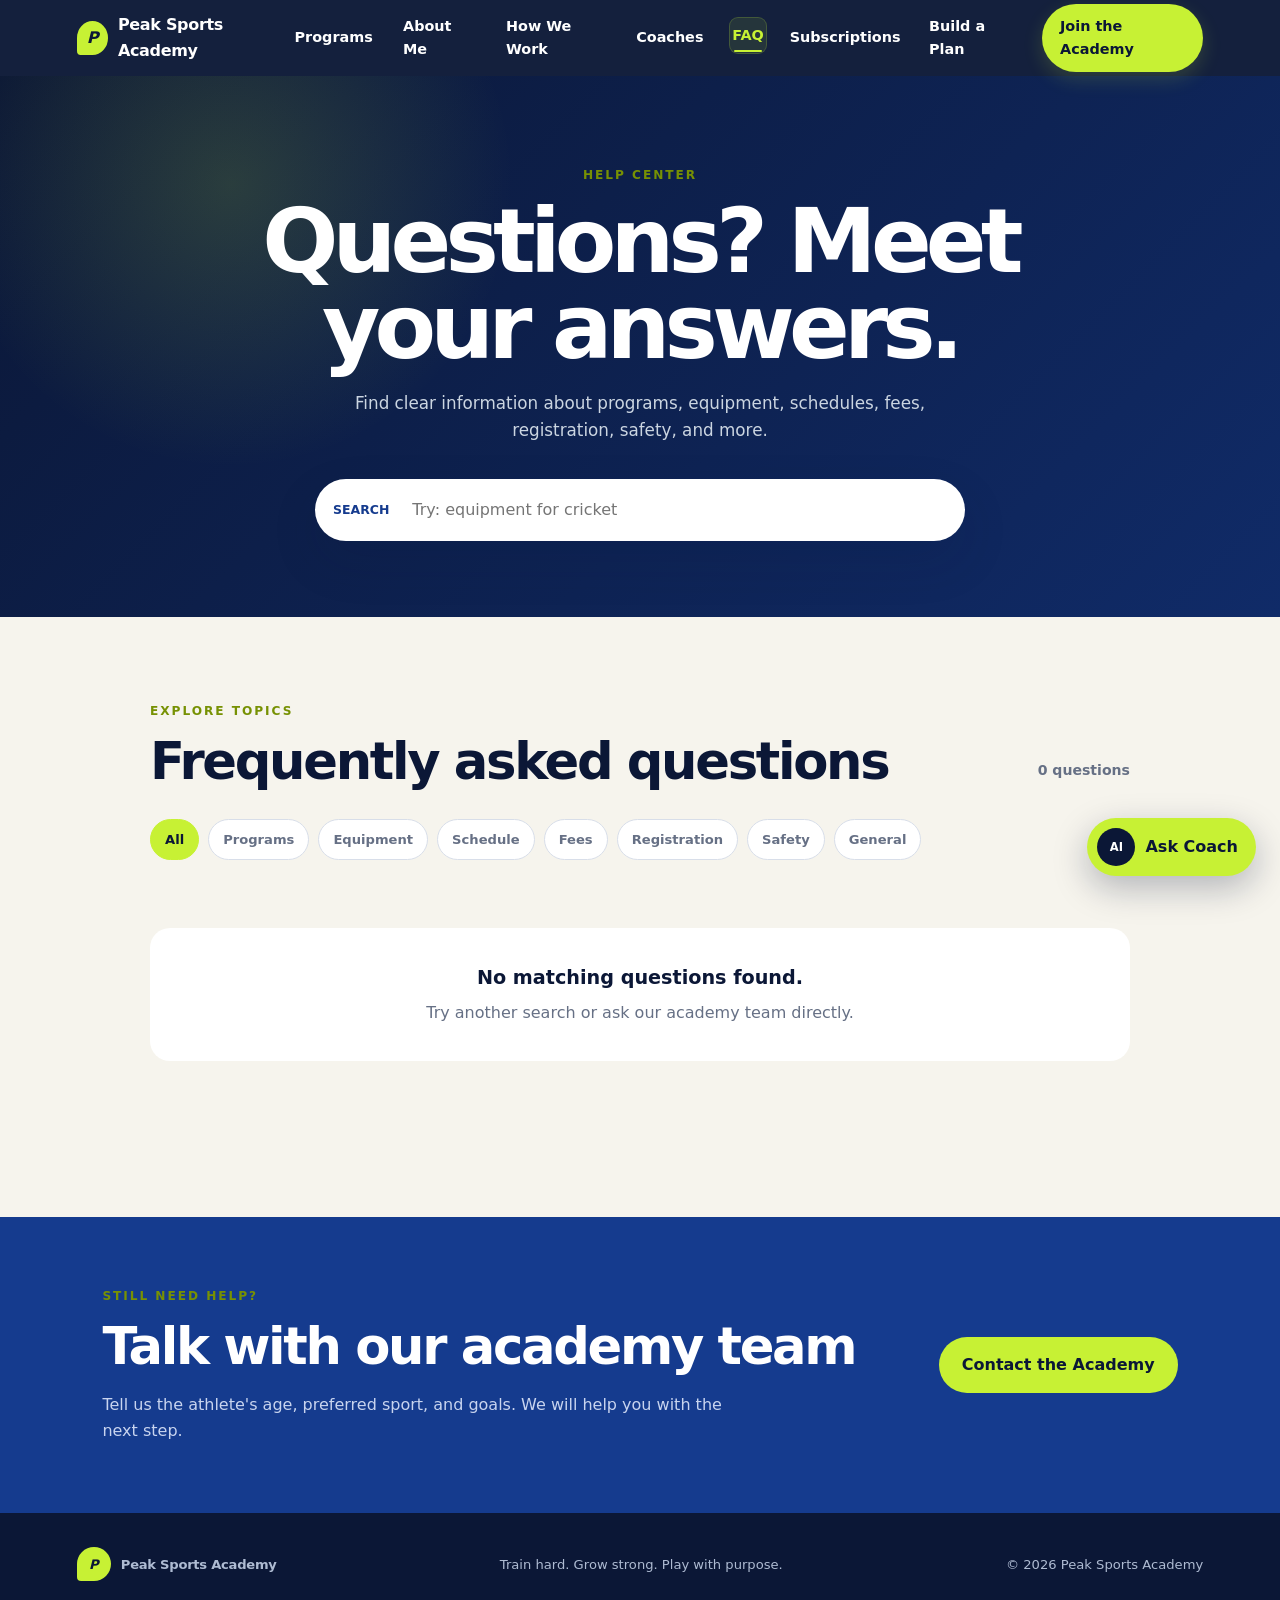
<file: faq.html>
<!DOCTYPE html>
<html lang="en">
<head>
  <meta charset="UTF-8">
  <meta name="viewport" content="width=device-width, initial-scale=1.0">
  <meta name="description" content="Answers to common questions about Peak Sports Academy programs, equipment, fees, schedules, and registration.">
  <title>Frequently Asked Questions | Peak Sports Academy</title>
  <link rel="stylesheet" href="styles.css">
</head>
<body class="faq-page">
  <header class="site-header">
    <a class="logo" href="index.html" aria-label="Peak Sports Academy home">
      <span class="logo-mark">P</span>
      <span>Peak Sports Academy</span>
    </a>
    <button class="menu-toggle" type="button" aria-expanded="false" aria-controls="main-navigation">
      <span class="sr-only">Toggle navigation</span>
      <span></span><span></span><span></span>
    </button>
    <nav id="main-navigation" class="main-nav" aria-label="Main navigation">
      <a href="index.html#programs">Programs</a>
      <a href="about.html">About Me</a>
      <a href="how-we-work.html">How We Work</a>
      <a href="index.html#coaches">Coaches</a>
      <a href="faq.html" aria-current="page">FAQ</a>
      <a href="subscriptions.html">Subscriptions</a>
      <a href="custom-subscription.html">Build a Plan</a>
      <a class="nav-cta" href="index.html#contact">Join the Academy</a>
    </nav>
  </header>

  <main>
    <section class="faq-hero">
      <p class="eyebrow">Help center</p>
      <h1>Questions? Meet your answers.</h1>
      <p>Find clear information about programs, equipment, schedules, fees, registration, safety, and more.</p>
      <label class="faq-search" for="faq-search-input">
        <span aria-hidden="true">Search</span>
        <input id="faq-search-input" type="search" placeholder="Try: equipment for cricket" autocomplete="off">
      </label>
    </section>

    <section class="faq-content" aria-labelledby="faq-heading">
      <div class="faq-content-heading">
        <div>
          <p class="eyebrow">Explore topics</p>
          <h2 id="faq-heading">Frequently asked questions</h2>
        </div>
        <p id="faq-count" aria-live="polite">Loading questions...</p>
      </div>

      <div class="faq-filters" id="faq-filters" aria-label="Filter questions by topic">
        <button class="active" type="button" data-category="All">All</button>
        <button type="button" data-category="Programs">Programs</button>
        <button type="button" data-category="Equipment">Equipment</button>
        <button type="button" data-category="Schedule">Schedule</button>
        <button type="button" data-category="Fees">Fees</button>
        <button type="button" data-category="Registration">Registration</button>
        <button type="button" data-category="Safety">Safety</button>
        <button type="button" data-category="General">General</button>
      </div>

      <div class="faq-list" id="faq-list"></div>
      <div class="faq-empty" id="faq-empty" hidden>
        <strong>No matching questions found.</strong>
        <p>Try another search or ask our academy team directly.</p>
      </div>
    </section>

    <section class="faq-cta">
      <div>
        <p class="eyebrow">Still need help?</p>
        <h2>Talk with our academy team</h2>
        <p>Tell us the athlete's age, preferred sport, and goals. We will help you with the next step.</p>
      </div>
      <a class="button button-primary" href="index.html#contact">Contact the Academy</a>
    </section>
  </main>

  <footer>
    <a class="logo" href="index.html"><span class="logo-mark">P</span><span>Peak Sports Academy</span></a>
    <p>Train hard. Grow strong. Play with purpose.</p>
    <p>&copy; <span id="current-year"></span> Peak Sports Academy</p>
  </footer>

  <script src="faq.js"></script>
  <script src="ai-coach.js"></script>
  <script src="interactions.js"></script>
</body>
</html>
</file>
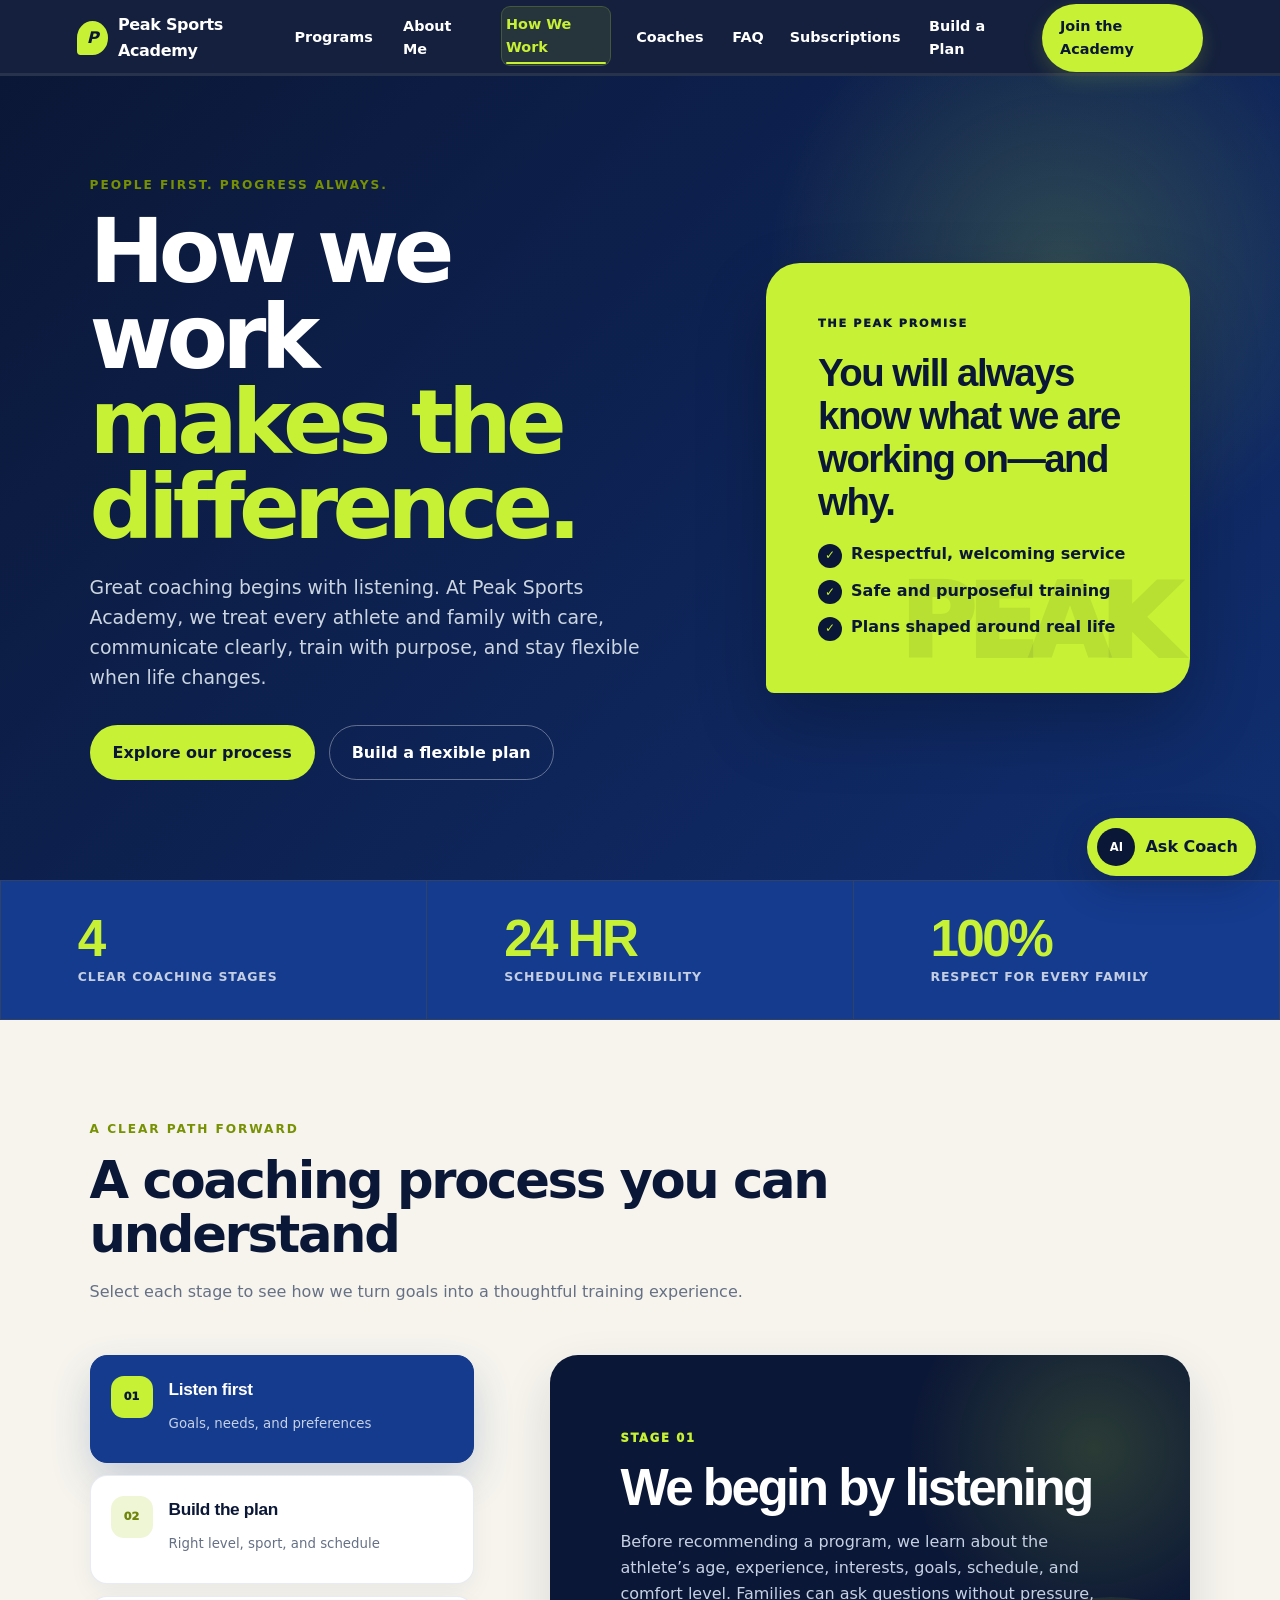
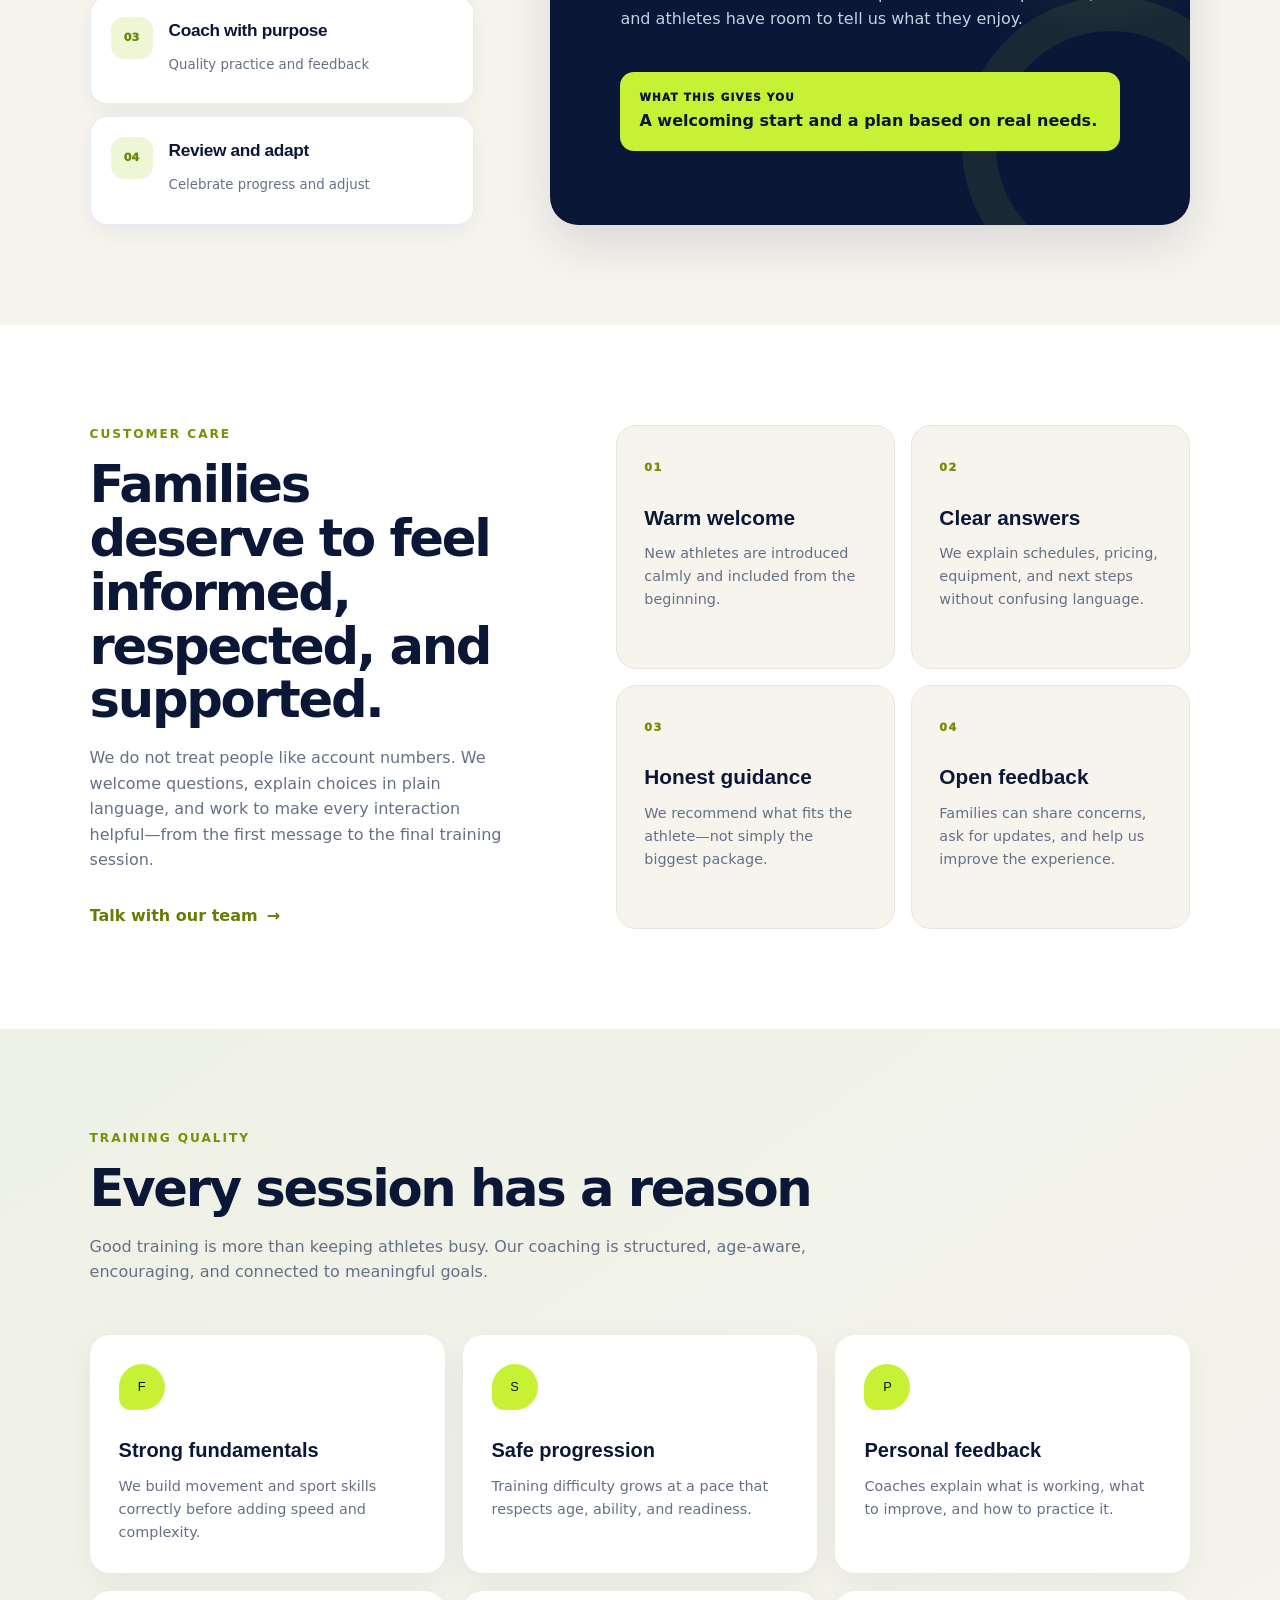
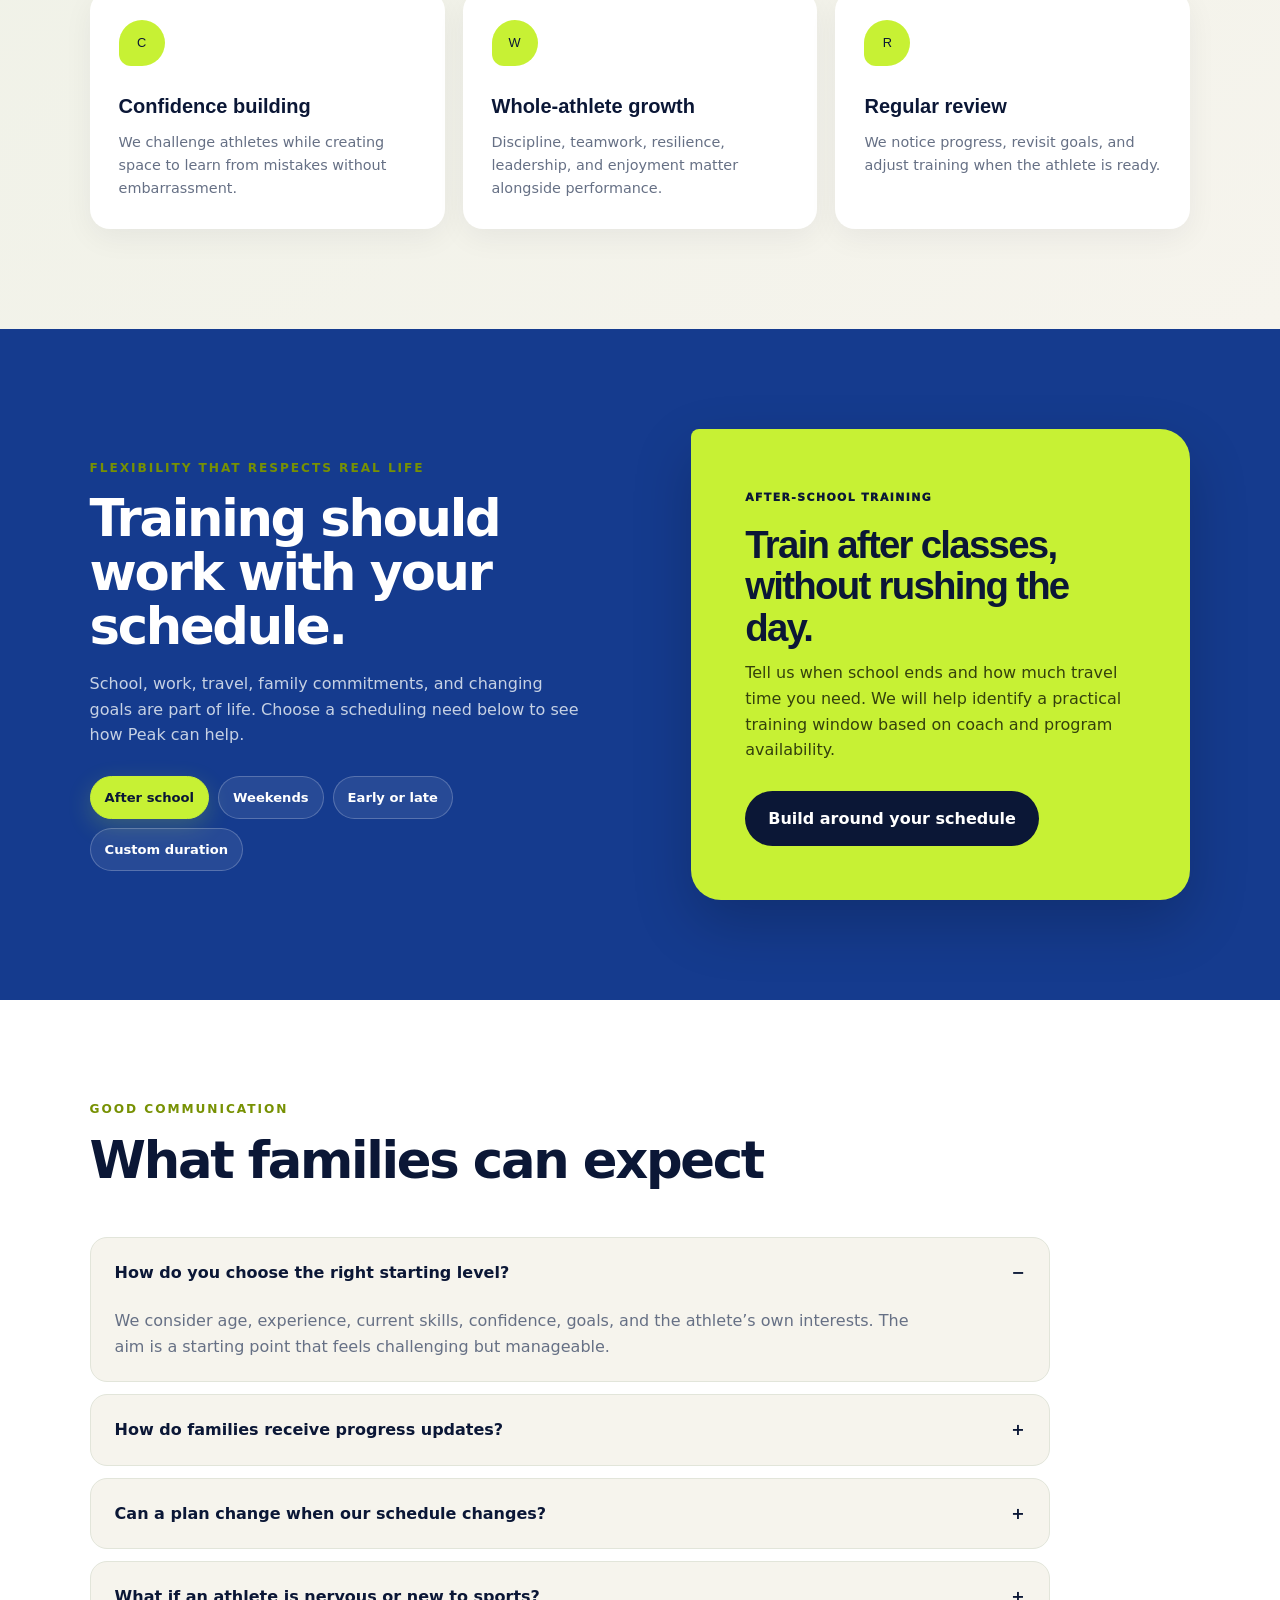
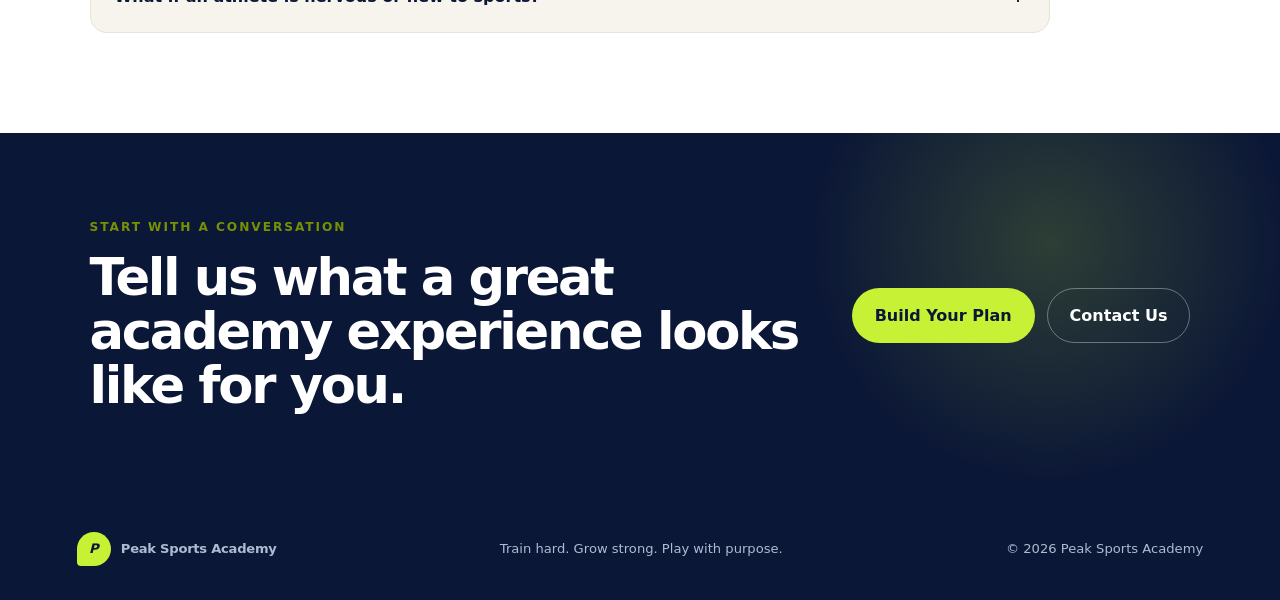
<file: how-we-work.html>
<!DOCTYPE html>
<html lang="en">
<head>
  <meta charset="UTF-8">
  <meta name="viewport" content="width=device-width, initial-scale=1.0">
  <meta name="description" content="Discover how Peak Sports Academy cares for families, trains athletes, communicates clearly, and offers flexible plans.">
  <title>How We Work | Peak Sports Academy</title>
  <link rel="stylesheet" href="styles.css">
</head>
<body class="how-work-page">
  <header class="site-header">
    <a class="logo" href="index.html" aria-label="Peak Sports Academy home">
      <span class="logo-mark">P</span>
      <span>Peak Sports Academy</span>
    </a>
    <button class="menu-toggle" type="button" aria-expanded="false" aria-controls="main-navigation">
      <span class="sr-only">Toggle navigation</span>
      <span></span><span></span><span></span>
    </button>
    <nav id="main-navigation" class="main-nav" aria-label="Main navigation">
      <a href="index.html#programs">Programs</a>
      <a href="about.html">About Me</a>
      <a href="how-we-work.html" aria-current="page">How We Work</a>
      <a href="index.html#coaches">Coaches</a>
      <a href="faq.html">FAQ</a>
      <a href="subscriptions.html">Subscriptions</a>
      <a href="custom-subscription.html">Build a Plan</a>
      <a class="nav-cta" href="index.html#contact">Join the Academy</a>
    </nav>
    <div class="work-page-progress" aria-hidden="true"><span id="work-page-progress-bar"></span></div>
  </header>

  <main>
    <section class="work-hero">
      <div class="work-hero-copy reveal-item">
        <p class="eyebrow">People first. Progress always.</p>
        <h1>How we work<br><span>makes the difference.</span></h1>
        <p>Great coaching begins with listening. At Peak Sports Academy, we treat every athlete and family with care, communicate clearly, train with purpose, and stay flexible when life changes.</p>
        <div class="work-hero-actions">
          <a class="button button-primary" href="#our-process">Explore our process</a>
          <a class="button button-secondary" href="custom-subscription.html">Build a flexible plan</a>
        </div>
      </div>
      <div class="work-promise-card reveal-item">
        <span class="promise-kicker">The Peak promise</span>
        <strong>You will always know what we are working on—and why.</strong>
        <ul>
          <li>Respectful, welcoming service</li>
          <li>Safe and purposeful training</li>
          <li>Plans shaped around real life</li>
        </ul>
      </div>
    </section>

    <section class="work-metrics" aria-label="How we work highlights">
      <article class="reveal-item"><strong><span class="work-counter" data-count="4">0</span></strong><span>clear coaching stages</span></article>
      <article class="reveal-item"><strong><span class="work-counter" data-count="24">0</span> HR</strong><span>scheduling flexibility</span></article>
      <article class="reveal-item"><strong><span class="work-counter" data-count="100">0</span>%</strong><span>respect for every family</span></article>
    </section>

    <section class="work-process-section" id="our-process" aria-labelledby="work-process-heading">
      <div class="work-section-heading reveal-item">
        <p class="eyebrow">A clear path forward</p>
        <h2 id="work-process-heading">A coaching process you can understand</h2>
        <p>Select each stage to see how we turn goals into a thoughtful training experience.</p>
      </div>

      <div class="work-process-layout">
        <div class="work-step-list" aria-label="Our coaching stages">
          <button class="work-step-button is-active reveal-item" type="button" data-step="listen" aria-pressed="true">
            <span>01</span><strong>Listen first</strong><small>Goals, needs, and preferences</small>
          </button>
          <button class="work-step-button reveal-item" type="button" data-step="plan" aria-pressed="false">
            <span>02</span><strong>Build the plan</strong><small>Right level, sport, and schedule</small>
          </button>
          <button class="work-step-button reveal-item" type="button" data-step="coach" aria-pressed="false">
            <span>03</span><strong>Coach with purpose</strong><small>Quality practice and feedback</small>
          </button>
          <button class="work-step-button reveal-item" type="button" data-step="review" aria-pressed="false">
            <span>04</span><strong>Review and adapt</strong><small>Celebrate progress and adjust</small>
          </button>
        </div>

        <article class="work-step-detail reveal-item" id="work-step-detail" aria-live="polite">
          <span class="detail-step" id="detail-step">Stage 01</span>
          <h3 id="detail-title">We begin by listening</h3>
          <p id="detail-copy">Before recommending a program, we learn about the athlete’s age, experience, interests, goals, schedule, and comfort level. Families can ask questions without pressure, and athletes have room to tell us what they enjoy.</p>
          <div class="detail-outcome"><span>What this gives you</span><strong id="detail-outcome">A welcoming start and a plan based on real needs.</strong></div>
        </article>
      </div>
    </section>

    <section class="customer-care-section">
      <div class="customer-care-copy reveal-item">
        <p class="eyebrow">Customer care</p>
        <h2>Families deserve to feel informed, respected, and supported.</h2>
        <p>We do not treat people like account numbers. We welcome questions, explain choices in plain language, and work to make every interaction helpful—from the first message to the final training session.</p>
        <a class="text-action" href="index.html#contact">Talk with our team <span aria-hidden="true">&rarr;</span></a>
      </div>
      <div class="care-promise-grid">
        <article class="care-promise reveal-item"><span>01</span><h3>Warm welcome</h3><p>New athletes are introduced calmly and included from the beginning.</p></article>
        <article class="care-promise reveal-item"><span>02</span><h3>Clear answers</h3><p>We explain schedules, pricing, equipment, and next steps without confusing language.</p></article>
        <article class="care-promise reveal-item"><span>03</span><h3>Honest guidance</h3><p>We recommend what fits the athlete—not simply the biggest package.</p></article>
        <article class="care-promise reveal-item"><span>04</span><h3>Open feedback</h3><p>Families can share concerns, ask for updates, and help us improve the experience.</p></article>
      </div>
    </section>

    <section class="training-quality-section" aria-labelledby="training-quality-heading">
      <div class="work-section-heading reveal-item">
        <p class="eyebrow">Training quality</p>
        <h2 id="training-quality-heading">Every session has a reason</h2>
        <p>Good training is more than keeping athletes busy. Our coaching is structured, age-aware, encouraging, and connected to meaningful goals.</p>
      </div>
      <div class="training-quality-grid">
        <article class="quality-card reveal-item"><span>F</span><h3>Strong fundamentals</h3><p>We build movement and sport skills correctly before adding speed and complexity.</p></article>
        <article class="quality-card reveal-item"><span>S</span><h3>Safe progression</h3><p>Training difficulty grows at a pace that respects age, ability, and readiness.</p></article>
        <article class="quality-card reveal-item"><span>P</span><h3>Personal feedback</h3><p>Coaches explain what is working, what to improve, and how to practice it.</p></article>
        <article class="quality-card reveal-item"><span>C</span><h3>Confidence building</h3><p>We challenge athletes while creating space to learn from mistakes without embarrassment.</p></article>
        <article class="quality-card reveal-item"><span>W</span><h3>Whole-athlete growth</h3><p>Discipline, teamwork, resilience, leadership, and enjoyment matter alongside performance.</p></article>
        <article class="quality-card reveal-item"><span>R</span><h3>Regular review</h3><p>We notice progress, revisit goals, and adjust training when the athlete is ready.</p></article>
      </div>
    </section>

    <section class="flexibility-section" id="flexibility">
      <div class="flexibility-copy reveal-item">
        <p class="eyebrow">Flexibility that respects real life</p>
        <h2>Training should work with your schedule.</h2>
        <p>School, work, travel, family commitments, and changing goals are part of life. Choose a scheduling need below to see how Peak can help.</p>
        <div class="schedule-choices" aria-label="Choose a scheduling need">
          <button class="schedule-choice is-active" type="button" data-schedule="school" aria-pressed="true">After school</button>
          <button class="schedule-choice" type="button" data-schedule="weekend" aria-pressed="false">Weekends</button>
          <button class="schedule-choice" type="button" data-schedule="hours" aria-pressed="false">Early or late</button>
          <button class="schedule-choice" type="button" data-schedule="custom" aria-pressed="false">Custom duration</button>
        </div>
      </div>
      <article class="schedule-preview reveal-item" aria-live="polite">
        <span id="schedule-label">After-school training</span>
        <h3 id="schedule-title">Train after classes, without rushing the day.</h3>
        <p id="schedule-copy">Tell us when school ends and how much travel time you need. We will help identify a practical training window based on coach and program availability.</p>
        <a class="button button-primary" id="schedule-action" href="custom-subscription.html">Build around your schedule</a>
      </article>
    </section>

    <section class="work-faq-section" aria-labelledby="work-faq-heading">
      <div class="work-section-heading reveal-item">
        <p class="eyebrow">Good communication</p>
        <h2 id="work-faq-heading">What families can expect</h2>
      </div>
      <div class="work-accordion">
        <article class="work-accordion-item reveal-item">
          <button type="button" aria-expanded="true"><span>How do you choose the right starting level?</span><span aria-hidden="true">&minus;</span></button>
          <div class="work-accordion-answer"><p>We consider age, experience, current skills, confidence, goals, and the athlete’s own interests. The aim is a starting point that feels challenging but manageable.</p></div>
        </article>
        <article class="work-accordion-item reveal-item">
          <button type="button" aria-expanded="false"><span>How do families receive progress updates?</span><span aria-hidden="true">+</span></button>
          <div class="work-accordion-answer" hidden><p>Coaches share useful observations about effort, skill development, strengths, and next steps. Families can also request a conversation when they need more detail.</p></div>
        </article>
        <article class="work-accordion-item reveal-item">
          <button type="button" aria-expanded="false"><span>Can a plan change when our schedule changes?</span><span aria-hidden="true">+</span></button>
          <div class="work-accordion-answer" hidden><p>Yes. We will review the new schedule and available options with you. Changes depend on coach and facility availability, but we work to find a practical solution.</p></div>
        </article>
        <article class="work-accordion-item reveal-item">
          <button type="button" aria-expanded="false"><span>What if an athlete is nervous or new to sports?</span><span aria-hidden="true">+</span></button>
          <div class="work-accordion-answer" hidden><p>That is completely welcome. Coaches use clear instructions, manageable steps, encouragement, and patient introductions so new athletes can settle in and build confidence.</p></div>
        </article>
      </div>
    </section>

    <section class="work-final-cta reveal-item">
      <div><p class="eyebrow">Start with a conversation</p><h2>Tell us what a great academy experience looks like for you.</h2></div>
      <div class="work-final-actions"><a class="button button-primary" href="custom-subscription.html">Build Your Plan</a><a class="button button-secondary" href="index.html#contact">Contact Us</a></div>
    </section>
  </main>

  <footer>
    <a class="logo" href="index.html"><span class="logo-mark">P</span><span>Peak Sports Academy</span></a>
    <p>Train hard. Grow strong. Play with purpose.</p>
    <p>&copy; <span id="current-year"></span> Peak Sports Academy</p>
  </footer>

  <script src="how-we-work.js"></script>
  <script src="ai-coach.js"></script>
  <script src="interactions.js"></script>
</body>
</html>
</file>
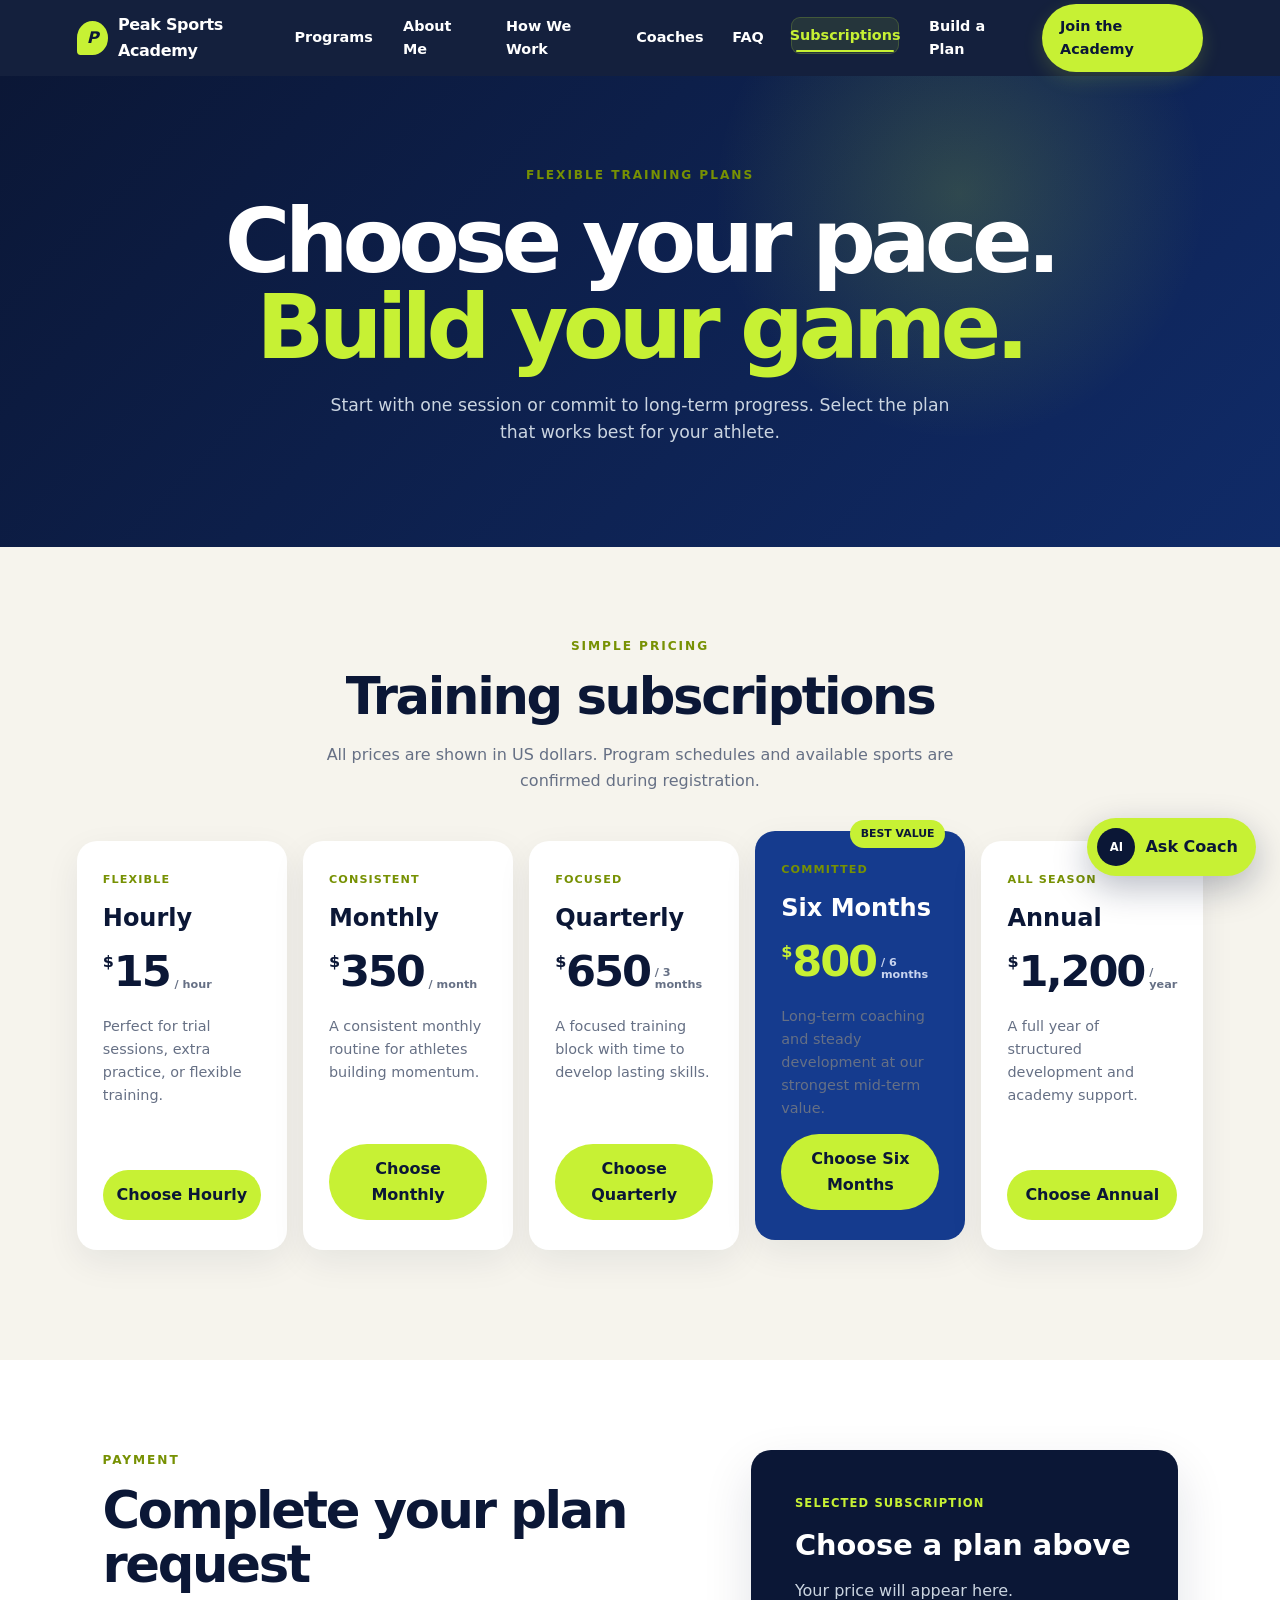
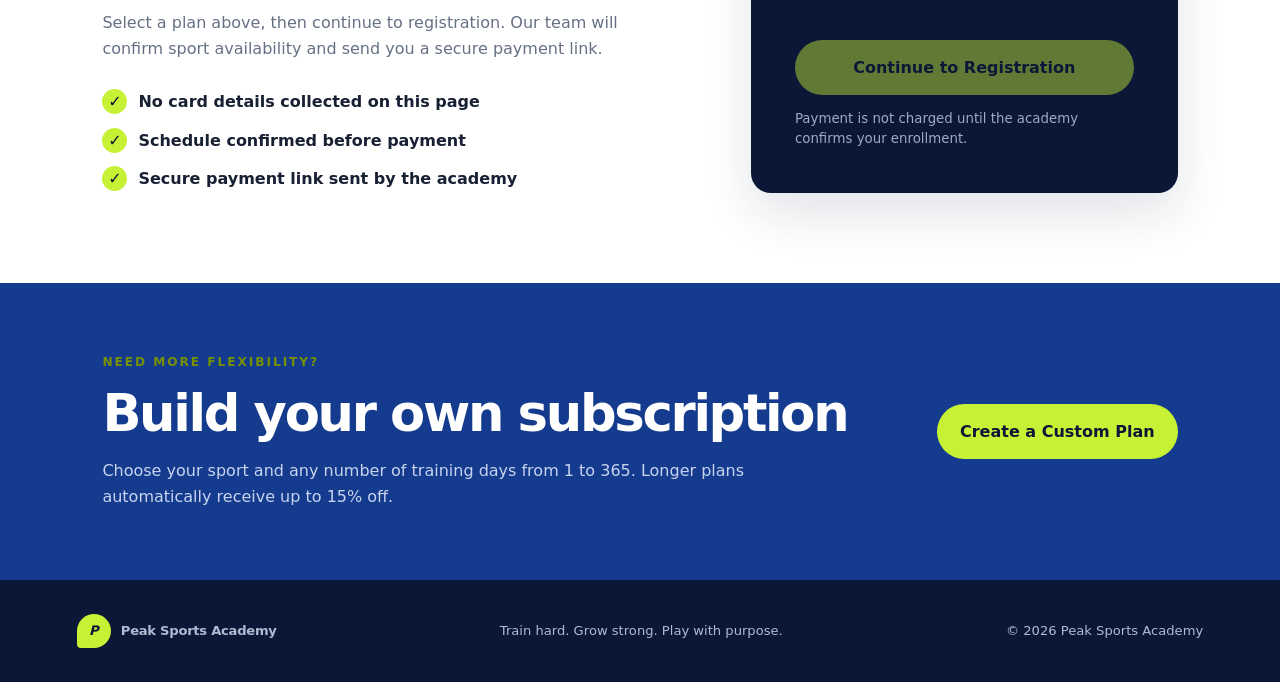
<file: subscriptions.html>
<!DOCTYPE html>
<html lang="en">
<head>
  <meta charset="UTF-8">
  <meta name="viewport" content="width=device-width, initial-scale=1.0">
  <meta name="description" content="Choose a flexible training subscription at Peak Sports Academy.">
  <title>Subscriptions &amp; Payment | Peak Sports Academy</title>
  <link rel="stylesheet" href="styles.css">
</head>
<body class="subscriptions-page">
  <header class="site-header">
    <a class="logo" href="index.html" aria-label="Peak Sports Academy home">
      <span class="logo-mark">P</span>
      <span>Peak Sports Academy</span>
    </a>
    <button class="menu-toggle" type="button" aria-expanded="false" aria-controls="main-navigation">
      <span class="sr-only">Toggle navigation</span>
      <span></span><span></span><span></span>
    </button>
    <nav id="main-navigation" class="main-nav" aria-label="Main navigation">
      <a href="index.html#programs">Programs</a>
      <a href="about.html">About Me</a>
      <a href="how-we-work.html">How We Work</a>
      <a href="index.html#coaches">Coaches</a>
      <a href="faq.html">FAQ</a>
      <a href="subscriptions.html" aria-current="page">Subscriptions</a>
      <a href="custom-subscription.html">Build a Plan</a>
      <a class="nav-cta" href="index.html#contact">Join the Academy</a>
    </nav>
  </header>

  <main>
    <section class="pricing-hero">
      <p class="eyebrow">Flexible training plans</p>
      <h1>Choose your pace.<br><span>Build your game.</span></h1>
      <p>Start with one session or commit to long-term progress. Select the plan that works best for your athlete.</p>
    </section>

    <section class="pricing-section" aria-labelledby="pricing-heading">
      <div class="section-heading pricing-heading">
        <p class="eyebrow">Simple pricing</p>
        <h2 id="pricing-heading">Training subscriptions</h2>
        <p>All prices are shown in US dollars. Program schedules and available sports are confirmed during registration.</p>
      </div>

      <div class="pricing-grid">
        <article class="pricing-card">
          <p class="plan-label">Flexible</p>
          <h3>Hourly</h3>
          <p class="plan-price"><span>$</span>15<small>/ hour</small></p>
          <p>Perfect for trial sessions, extra practice, or flexible training.</p>
          <button type="button" data-plan="Hourly" data-price="$15 per hour">Choose Hourly</button>
        </article>

        <article class="pricing-card">
          <p class="plan-label">Consistent</p>
          <h3>Monthly</h3>
          <p class="plan-price"><span>$</span>350<small>/ month</small></p>
          <p>A consistent monthly routine for athletes building momentum.</p>
          <button type="button" data-plan="Monthly" data-price="$350 per month">Choose Monthly</button>
        </article>

        <article class="pricing-card">
          <p class="plan-label">Focused</p>
          <h3>Quarterly</h3>
          <p class="plan-price"><span>$</span>650<small>/ 3 months</small></p>
          <p>A focused training block with time to develop lasting skills.</p>
          <button type="button" data-plan="Quarterly" data-price="$650 per 3 months">Choose Quarterly</button>
        </article>

        <article class="pricing-card featured-plan">
          <span class="popular-badge">Best value</span>
          <p class="plan-label">Committed</p>
          <h3>Six Months</h3>
          <p class="plan-price"><span>$</span>800<small>/ 6 months</small></p>
          <p>Long-term coaching and steady development at our strongest mid-term value.</p>
          <button type="button" data-plan="Six Months" data-price="$800 per 6 months">Choose Six Months</button>
        </article>

        <article class="pricing-card">
          <p class="plan-label">All season</p>
          <h3>Annual</h3>
          <p class="plan-price"><span>$</span>1,200<small>/ year</small></p>
          <p>A full year of structured development and academy support.</p>
          <button type="button" data-plan="Annual" data-price="$1,200 per year">Choose Annual</button>
        </article>
      </div>
    </section>

    <section class="checkout-section" id="payment" aria-labelledby="payment-heading">
      <div class="checkout-copy">
        <p class="eyebrow">Payment</p>
        <h2 id="payment-heading">Complete your plan request</h2>
        <p>Select a plan above, then continue to registration. Our team will confirm sport availability and send you a secure payment link.</p>
        <ul class="check-list">
          <li>No card details collected on this page</li>
          <li>Schedule confirmed before payment</li>
          <li>Secure payment link sent by the academy</li>
        </ul>
      </div>

      <div class="checkout-card">
        <span>Selected subscription</span>
        <strong id="selected-plan">Choose a plan above</strong>
        <p id="selected-price">Your price will appear here.</p>
        <a class="button checkout-button disabled" id="continue-registration" href="index.html#contact" aria-disabled="true">Continue to Registration</a>
        <small>Payment is not charged until the academy confirms your enrollment.</small>
      </div>
    </section>

    <section class="custom-plan-cta">
      <div>
        <p class="eyebrow">Need more flexibility?</p>
        <h2>Build your own subscription</h2>
        <p>Choose your sport and any number of training days from 1 to 365. Longer plans automatically receive up to 15% off.</p>
      </div>
      <a class="button button-primary" href="custom-subscription.html">Create a Custom Plan</a>
    </section>
  </main>

  <footer>
    <a class="logo" href="index.html"><span class="logo-mark">P</span><span>Peak Sports Academy</span></a>
    <p>Train hard. Grow strong. Play with purpose.</p>
    <p>&copy; <span id="current-year"></span> Peak Sports Academy</p>
  </footer>

  <script src="subscriptions.js"></script>
  <script src="ai-coach.js"></script>
  <script src="interactions.js"></script>
</body>
</html>
</file>
<file: styles.css>
:root {
  --navy: #0b1736;
  --blue: #153b8e;
  --lime: #c7f134;
  --cream: #f6f4ed;
  --white: #ffffff;
  --text: #182033;
  --muted: #667085;
  --radius: 20px;
  --shadow: 0 20px 50px rgba(11, 23, 54, 0.12);
}

* { box-sizing: border-box; }
html { scroll-behavior: smooth; }
body { margin: 0; color: var(--text); background: var(--cream); font-family: Inter, ui-sans-serif, system-ui, -apple-system, BlinkMacSystemFont, "Segoe UI", sans-serif; line-height: 1.6; }
a { color: inherit; text-decoration: none; }
.sr-only { position: absolute; width: 1px; height: 1px; padding: 0; margin: -1px; overflow: hidden; clip: rect(0, 0, 0, 0); white-space: nowrap; border: 0; }

.site-header { position: sticky; top: 0; z-index: 10; display: flex; align-items: center; justify-content: space-between; min-height: 76px; padding: 0 6vw; color: var(--white); background: rgba(11, 23, 54, 0.96); backdrop-filter: blur(14px); }
.logo { display: inline-flex; align-items: center; gap: 10px; font-weight: 800; letter-spacing: -0.02em; }
.logo-mark { display: grid; place-items: center; width: 34px; height: 34px; color: var(--navy); background: var(--lime); border-radius: 50% 50% 50% 12%; font-style: italic; }
.main-nav { display: flex; align-items: center; gap: clamp(12px, 1.6vw, 28px); font-size: 0.9rem; font-weight: 650; }
.main-nav a { --nav-x: 0px; --nav-y: 0px; --nav-lift: 0px; position: relative; isolation: isolate; display: inline-flex; align-items: center; justify-content: center; overflow: hidden; transform: translate3d(var(--nav-x), calc(var(--nav-y) - var(--nav-lift)), 0); transition: color 180ms ease, background 180ms ease, box-shadow 180ms ease, transform 180ms ease; will-change: transform; }
.main-nav a:not(.nav-cta) { padding: 9px 7px; border-radius: 11px; }
.main-nav a:not(.nav-cta)::before { content: ""; position: absolute; z-index: -1; inset: 2px; background: rgba(199, 241, 52, .1); border: 1px solid rgba(199, 241, 52, .18); border-radius: 9px; opacity: 0; transform: scale(.72); transition: opacity 180ms ease, transform 180ms ease; }
.main-nav a:not(.nav-cta)::after { content: ""; position: absolute; right: 7px; bottom: 4px; left: 7px; height: 2px; background: var(--lime); border-radius: 999px; transform: scaleX(0); transform-origin: right; transition: transform 220ms ease; }
.main-nav a:not(.nav-cta):hover, .main-nav a:not(.nav-cta).is-active, .main-nav a:not(.nav-cta)[aria-current] { --nav-lift: 2px; color: var(--lime); }
.main-nav a:not(.nav-cta):hover::before, .main-nav a:not(.nav-cta).is-active::before, .main-nav a:not(.nav-cta)[aria-current]::before { opacity: 1; transform: scale(1); }
.main-nav a:not(.nav-cta):hover::after, .main-nav a:not(.nav-cta).is-active::after, .main-nav a:not(.nav-cta)[aria-current]::after { transform: scaleX(1); transform-origin: left; }
.main-nav a:active { --nav-lift: -1px; }
.main-nav a:focus-visible { outline: 3px solid var(--lime); outline-offset: 3px; }
.nav-cta { padding: 11px 18px; color: var(--navy); background: var(--lime); border-radius: 999px; box-shadow: 0 7px 20px rgba(199, 241, 52, .16); font-weight: 850; }
.nav-cta::before { content: ""; position: absolute; top: -90%; bottom: -90%; left: -45%; width: 30%; background: linear-gradient(90deg, transparent, rgba(255, 255, 255, .78), transparent); transform: translateX(-240%) rotate(18deg); transition: transform 600ms ease; pointer-events: none; }
.nav-cta:hover { --nav-lift: 3px; color: var(--navy); background: var(--white); box-shadow: 0 12px 30px rgba(199, 241, 52, .3), 0 0 0 4px rgba(199, 241, 52, .13); }
.nav-cta:hover::before { transform: translateX(650%) rotate(18deg); }
.menu-toggle { display: none; padding: 8px; background: none; border: 0; }
.menu-toggle > span:not(.sr-only):not(.site-interaction-layer):not(.site-button-ripple) { display: block; width: 24px; height: 2px; margin: 5px; background: var(--white); }

/* Shared button interactions */
.site-interactive { --interaction-x: 50%; --interaction-y: 50%; position: relative; isolation: isolate; overflow: hidden; scale: 1; transition-property: color, background-color, border-color, box-shadow, filter, scale, transform; transition-duration: 180ms; transition-timing-function: ease; -webkit-tap-highlight-color: transparent; }
.site-interactive:hover:not([disabled]):not([aria-disabled="true"]) { filter: brightness(1.045) saturate(1.04); scale: 1.015; }
.site-interactive.is-interaction-pressed:not([disabled]):not([aria-disabled="true"]) { filter: brightness(.96); scale: .965; }
.site-interactive.is-key-activated:not([disabled]):not([aria-disabled="true"]) { animation: site-key-activate 380ms ease; }
.site-interactive:focus-visible { outline: 3px solid var(--lime); outline-offset: 3px; }
.site-interactive[disabled], .site-interactive[aria-disabled="true"] { scale: 1; }
.site-interaction-layer { position: absolute; z-index: 5; inset: 0; background: radial-gradient(circle 85px at var(--interaction-x) var(--interaction-y), rgba(255, 255, 255, .3), rgba(199, 241, 52, .12) 34%, transparent 72%); opacity: 0; transition: opacity 180ms ease; pointer-events: none; }
.site-interactive:hover > .site-interaction-layer, .site-interactive:focus-visible > .site-interaction-layer { opacity: 1; }
.site-button-ripple { position: absolute; z-index: 6; width: var(--ripple-size); height: var(--ripple-size); background: rgba(255, 255, 255, .48); border: 1px solid rgba(199, 241, 52, .5); border-radius: 50%; mix-blend-mode: soft-light; transform: translate(-50%, -50%) scale(0); animation: site-button-ripple 560ms ease-out forwards; pointer-events: none; }
@keyframes site-button-ripple { 65% { opacity: .55; } 100% { opacity: 0; transform: translate(-50%, -50%) scale(1); } }
@keyframes site-key-activate { 40% { scale: .965; } 75% { scale: 1.035; } }

.hero { min-height: calc(100vh - 76px); display: grid; grid-template-columns: 1.15fr 0.85fr; align-items: center; gap: 6vw; padding: 8vw 6vw; color: var(--white); background: radial-gradient(circle at 80% 30%, rgba(199, 241, 52, 0.16), transparent 24%), linear-gradient(135deg, var(--navy), #102b68); overflow: hidden; }
.hero-content { max-width: 760px; }
.eyebrow { margin: 0 0 14px; color: #779103; font-size: 0.76rem; font-weight: 850; letter-spacing: 0.16em; text-transform: uppercase; }
.hero .eyebrow, .contact .eyebrow { color: var(--lime); }
h1, h2, h3, p { margin-top: 0; }
h1 { margin-bottom: 22px; font-size: clamp(3.25rem, 7vw, 6.6rem); line-height: 0.95; letter-spacing: -0.065em; }
h1 span { color: var(--lime); }
.hero-copy { max-width: 620px; color: #cbd5e1; font-size: clamp(1rem, 2vw, 1.25rem); }
.hero-actions { display: flex; flex-wrap: wrap; gap: 14px; margin: 34px 0 52px; }
.button { display: inline-flex; justify-content: center; padding: 14px 22px; border: 1px solid transparent; border-radius: 999px; font-weight: 750; transition: transform 160ms ease, box-shadow 160ms ease; }
.button:hover { transform: translateY(-2px); box-shadow: 0 10px 30px rgba(0, 0, 0, 0.18); }
.button-primary { color: var(--navy); background: var(--lime); }
.button-secondary { border-color: rgba(255, 255, 255, 0.35); }
.hero-stats { display: flex; gap: clamp(28px, 5vw, 64px); }
.hero-stats div { display: flex; flex-direction: column; }
.hero-stats strong { color: var(--lime); font-size: 1.5rem; }
.hero-stats span { color: #aebbd2; font-size: 0.8rem; }
.hero-visual { position: relative; min-height: 450px; border-radius: 45% 45% 16px 16px; background: linear-gradient(145deg, rgba(255,255,255,.13), rgba(255,255,255,.02)), repeating-linear-gradient(45deg, transparent 0 30px, rgba(199,241,52,.06) 30px 32px); border: 1px solid rgba(255,255,255,.14); }
.hero-visual::before { content: "PEAK"; position: absolute; inset: 50% auto auto 50%; transform: translate(-50%, -50%) rotate(-8deg); color: rgba(255,255,255,.07); font-size: clamp(5rem, 12vw, 11rem); font-weight: 950; letter-spacing: -.1em; }
.visual-card { position: absolute; right: -20px; bottom: 30px; display: flex; flex-direction: column; width: min(310px, 85%); padding: 25px; color: var(--navy); background: var(--lime); border-radius: var(--radius); box-shadow: var(--shadow); transform: rotate(-3deg); }
.visual-card span, .visual-card small { font-weight: 650; opacity: .72; }
.visual-card strong { margin: 5px 0; font-size: 1.35rem; }

.section { padding: 100px 6vw; }
.section-heading { max-width: 680px; margin-bottom: 48px; }
h2 { margin-bottom: 18px; color: var(--navy); font-size: clamp(2.2rem, 4vw, 3.8rem); line-height: 1.05; letter-spacing: -0.045em; }
.section-heading > p:last-child, .about > div > p { color: var(--muted); }
.program-grid { display: grid; grid-template-columns: repeat(3, 1fr); gap: 22px; }
.program-card { --spot-x: 50%; --spot-y: 50%; --tilt-x: 0deg; --tilt-y: 0deg; position: relative; isolation: isolate; display: flex; flex-direction: column; min-height: 360px; padding: 30px; overflow: hidden; background: var(--white); border: 1px solid rgba(21, 59, 142, .1); border-radius: 24px; box-shadow: 0 12px 38px rgba(11, 23, 54, .08); transform: perspective(900px) rotateX(var(--tilt-x)) rotateY(var(--tilt-y)); transition: color 220ms ease, background 220ms ease, border-color 220ms ease, box-shadow 220ms ease, transform 220ms ease; }
.program-card::before { content: ""; position: absolute; z-index: -1; inset: 0; background: radial-gradient(circle 230px at var(--spot-x) var(--spot-y), rgba(199, 241, 52, .22), transparent 68%); opacity: 0; transition: opacity 220ms ease; pointer-events: none; }
.program-card::after { content: ""; position: absolute; top: 0; left: 30px; width: 54px; height: 5px; background: var(--lime); border-radius: 0 0 999px 999px; transition: width 260ms ease; }
.program-card:hover::before, .program-card:focus-within::before { opacity: 1; }
.program-card:hover::after, .program-card:focus-within::after, .program-card.is-selected::after { width: calc(100% - 60px); }
.program-card.is-selected { color: var(--white); background: linear-gradient(145deg, #1b49aa, var(--blue)); border-color: rgba(199, 241, 52, .72); box-shadow: 0 24px 55px rgba(21, 59, 142, .24); }
.program-card-top { display: flex; align-items: center; justify-content: space-between; gap: 18px; }
.card-number { color: #759008; font-family: "Arial Black", Inter, sans-serif; font-size: .75rem; font-weight: 900; letter-spacing: .12em; }
.program-mark { display: grid; place-items: center; width: 48px; height: 48px; color: var(--navy); background: #eef8c9; border: 1px solid rgba(119, 145, 3, .24); border-radius: 15px; font-family: "Arial Black", Inter, sans-serif; font-size: .75rem; letter-spacing: .04em; transform: rotate(4deg); transition: color 220ms ease, background 220ms ease, transform 220ms ease; }
.program-card:hover .program-mark, .program-card:focus-within .program-mark { transform: rotate(-5deg) scale(1.08); }
.program-card.is-selected .card-number { color: var(--lime); }
.program-card.is-selected .program-mark { color: var(--navy); background: var(--lime); border-color: var(--lime); }
.program-card h3 { margin: 30px 0 11px; color: var(--navy); font-family: "Trebuchet MS", Inter, sans-serif; font-size: clamp(1.55rem, 2.2vw, 1.9rem); font-weight: 900; line-height: 1.08; letter-spacing: -.045em; }
.program-card p { margin-bottom: 22px; color: var(--muted); line-height: 1.68; }
.program-card.is-selected h3 { color: var(--white); }
.program-card.is-selected p { color: #d4def2; }
.program-facts { display: flex; flex-wrap: wrap; gap: 8px; margin-top: auto; margin-bottom: 24px; }
.program-facts span { padding: 6px 10px; color: #5f7308; background: #f1f7da; border-radius: 999px; font-size: .72rem; font-weight: 850; letter-spacing: .025em; }
.program-card.is-selected .program-facts span { color: var(--white); background: rgba(255, 255, 255, .12); }
.program-select { display: flex; align-items: center; justify-content: space-between; width: 100%; padding: 13px 16px; color: var(--navy); background: #edf2fb; border: 0; border-radius: 13px; font: inherit; font-weight: 850; cursor: pointer; transition: color 180ms ease, background 180ms ease, transform 180ms ease; }
.program-select:hover { color: var(--navy); background: var(--lime); transform: translateY(-2px); }
.program-select:focus-visible { outline: 3px solid var(--lime); outline-offset: 3px; }
.program-card.is-selected .program-select { color: var(--navy); background: var(--lime); }
.program-select span { font-size: 1.1rem; transition: transform 180ms ease; }
.program-select:hover span { transform: translateX(4px); }
.program-selection { display: flex; align-items: center; justify-content: space-between; gap: 34px; margin-top: 26px; padding: 24px 28px; color: var(--white); background: var(--navy); border-radius: 20px; box-shadow: var(--shadow); }
.program-selection > div { max-width: 730px; }
.selection-label { display: block; margin-bottom: 3px; color: var(--lime); font-size: .68rem; font-weight: 900; letter-spacing: .14em; text-transform: uppercase; }
.program-selection strong { display: block; font-family: "Trebuchet MS", Inter, sans-serif; font-size: 1.35rem; letter-spacing: -.025em; }
.program-selection p { margin: 3px 0 0; color: #b8c6df; font-size: .9rem; line-height: 1.5; }
.program-selection .button { flex: 0 0 auto; gap: 8px; white-space: nowrap; }
@media (hover: hover) and (pointer: fine) {
  .program-card:hover { border-color: rgba(119, 145, 3, .48); box-shadow: 0 28px 62px rgba(11, 23, 54, .17); transform: perspective(900px) translateY(-10px) rotateX(var(--tilt-x)) rotateY(var(--tilt-y)); }
}
@media (prefers-reduced-motion: reduce) {
  .main-nav a, .main-nav a::before, .main-nav a::after,
  .program-card, .program-card::before, .program-card::after, .program-mark, .program-select, .program-select span { transition: none; }
}
.about { display: grid; grid-template-columns: 1fr 1fr; gap: 9vw; background: var(--white); }
.check-list { display: grid; gap: 13px; margin: 28px 0 0; padding: 0; list-style: none; font-weight: 700; }
.check-list li::before { content: "✓"; display: inline-grid; place-items: center; width: 25px; height: 25px; margin-right: 11px; color: var(--navy); background: var(--lime); border-radius: 50%; }
.coaches { min-height: 400px; background: linear-gradient(120deg, #e9eddf, var(--cream)); }
.contact { display: grid; grid-template-columns: .8fr 1.2fr; align-items: start; gap: clamp(40px, 8vw, 110px); padding: 90px 6vw; color: var(--white); background: var(--blue); }
.contact h2 { color: var(--white); }
.contact p:not(.eyebrow) { color: #c8d4ef; }
.contact-intro { position: sticky; top: 116px; }
.contact-note { display: flex; flex-direction: column; gap: 4px; margin-top: 34px; padding: 20px; color: var(--navy); background: var(--lime); border-radius: 16px; }
.contact-note span { font-size: .9rem; }
.contact-form { display: grid; gap: 20px; padding: clamp(24px, 4vw, 42px); color: var(--text); text-align: left; background: var(--white); border-radius: var(--radius); box-shadow: var(--shadow); }
.form-row { display: grid; grid-template-columns: 1fr 1fr; gap: 18px; }
.form-field { display: grid; gap: 7px; }
.form-field label { color: var(--navy); font-size: .86rem; font-weight: 800; }
.form-field input, .form-field select, .form-field textarea { width: 100%; padding: 13px 14px; color: var(--text); background: #f8fafc; border: 1px solid #d7deea; border-radius: 10px; font: inherit; outline: none; transition: border-color 160ms ease, box-shadow 160ms ease; }
.form-field textarea { min-height: 135px; resize: vertical; }
.form-field input:focus, .form-field select:focus, .form-field textarea:focus { border-color: var(--blue); box-shadow: 0 0 0 3px rgba(21, 59, 142, .12); }
.form-submit { justify-self: start; min-width: 160px; color: var(--navy); background: var(--lime); border: 0; cursor: pointer; }
.form-submit:disabled { cursor: wait; opacity: .7; transform: none; box-shadow: none; }
.form-status { min-height: 1.5em; margin: -8px 0 0; color: #247a47 !important; font-size: .92rem; font-weight: 750; }
.form-status.error { color: #b42318 !important; }
footer { display: flex; align-items: center; justify-content: space-between; gap: 30px; padding: 34px 6vw; color: #aebbd2; background: var(--navy); font-size: .82rem; }
footer p { margin: 0; }

.coach-launcher { position: fixed; right: 24px; bottom: 24px; z-index: 30; display: flex; align-items: center; gap: 10px; padding: 10px 18px 10px 10px; color: var(--navy); background: var(--lime); border: 0; border-radius: 999px; box-shadow: 0 12px 35px rgba(11, 23, 54, .28); font: inherit; font-weight: 850; cursor: pointer; transition: transform 160ms ease; }
.coach-launcher:hover { transform: translateY(-2px); }
.coach-launcher-icon { display: grid; place-items: center; width: 38px; height: 38px; color: var(--white); background: var(--navy); border-radius: 50%; font-size: .72rem; }
.coach-assistant { position: fixed; right: 24px; bottom: 88px; z-index: 30; display: none; grid-template-rows: auto minmax(0, 1fr) auto; width: min(390px, calc(100vw - 32px)); height: min(590px, calc(100vh - 120px)); overflow: hidden; background: var(--white); border: 1px solid rgba(11, 23, 54, .12); border-radius: 22px; box-shadow: 0 24px 70px rgba(11, 23, 54, .3); }
.coach-assistant.open { display: grid; animation: coach-enter 180ms ease-out; }
@keyframes coach-enter { from { opacity: 0; transform: translateY(12px) scale(.98); } to { opacity: 1; transform: none; } }
.coach-header { display: flex; align-items: center; gap: 11px; padding: 17px; color: var(--white); background: var(--navy); }
.coach-avatar { display: grid; place-items: center; width: 40px; height: 40px; flex: 0 0 auto; color: var(--navy); background: var(--lime); border-radius: 50% 50% 50% 12%; font-weight: 900; }
.coach-header > div:nth-child(2) { display: flex; flex-direction: column; line-height: 1.25; }
.coach-header span { color: #b8c4d9; font-size: .76rem; }
.coach-header i { display: inline-block; width: 7px; height: 7px; margin-right: 4px; background: var(--lime); border-radius: 50%; }
.coach-close { margin-left: auto; padding: 5px 8px; color: var(--white); background: transparent; border: 0; font-size: 1.7rem; line-height: 1; cursor: pointer; }
.coach-messages { display: flex; flex-direction: column; gap: 12px; padding: 18px; overflow-y: auto; background: #f4f7fb; }
.coach-message { max-width: 86%; padding: 11px 14px; border-radius: 16px; font-size: .9rem; line-height: 1.5; white-space: pre-line; }
.assistant-message { align-self: flex-start; color: var(--text); background: var(--white); border-bottom-left-radius: 4px; box-shadow: 0 5px 18px rgba(11, 23, 54, .06); }
.user-message { align-self: flex-end; color: var(--white); background: var(--blue); border-bottom-right-radius: 4px; }
.coach-suggestions { display: flex; flex-wrap: wrap; gap: 7px; }
.coach-suggestions button { padding: 8px 10px; color: var(--blue); background: var(--white); border: 1px solid #cbd5e1; border-radius: 999px; font: inherit; font-size: .74rem; font-weight: 700; cursor: pointer; }
.coach-suggestions button:hover { border-color: var(--blue); }
.coach-input-form { display: flex; gap: 8px; padding: 13px; background: var(--white); border-top: 1px solid #e3e8f0; }
.coach-input-form input { min-width: 0; flex: 1; padding: 11px 13px; border: 1px solid #cfd7e4; border-radius: 999px; font: inherit; outline: none; }
.coach-input-form input:focus { border-color: var(--blue); box-shadow: 0 0 0 3px rgba(21, 59, 142, .1); }
.coach-input-form button { padding: 9px 15px; color: var(--navy); background: var(--lime); border: 0; border-radius: 999px; font: inherit; font-size: .82rem; font-weight: 850; cursor: pointer; }
.coach-action-link { display: block; margin-top: 10px; padding: 9px 12px; color: var(--navy); text-align: center; background: var(--lime); border-radius: 999px; font-size: .78rem; font-weight: 850; }

.main-nav a[aria-current="page"] { color: var(--lime); }
.faq-hero { padding: 90px 6vw 76px; color: var(--white); text-align: center; background: radial-gradient(circle at 18% 20%, rgba(199, 241, 52, .16), transparent 25%), linear-gradient(135deg, var(--navy), #102b68); }
.faq-hero h1 { max-width: 850px; margin: 0 auto 20px; font-size: clamp(3rem, 7vw, 6rem); }
.faq-hero > p:not(.eyebrow) { max-width: 670px; margin: 0 auto; color: #cbd5e1; font-size: 1.05rem; }
.faq-search { display: flex; align-items: center; gap: 12px; width: min(650px, 100%); margin: 36px auto 0; padding: 7px 8px 7px 18px; color: var(--navy); background: var(--white); border-radius: 999px; box-shadow: var(--shadow); }
.faq-search span { color: var(--blue); font-size: .78rem; font-weight: 850; text-transform: uppercase; }
.faq-search input { min-width: 0; flex: 1; padding: 11px; color: var(--text); background: transparent; border: 0; font: inherit; outline: none; }
.faq-content { min-height: 600px; padding: 85px 6vw 100px; }
.faq-content-heading { display: flex; align-items: end; justify-content: space-between; gap: 30px; max-width: 980px; margin: 0 auto 30px; }
.faq-content-heading h2 { margin-bottom: 0; }
.faq-content-heading > p { flex: 0 0 auto; margin: 0 0 8px; color: var(--muted); font-size: .88rem; font-weight: 750; }
.faq-filters { display: flex; flex-wrap: wrap; gap: 9px; max-width: 980px; margin: 0 auto 28px; }
.faq-filters button { padding: 9px 14px; color: var(--muted); background: var(--white); border: 1px solid #d8dee9; border-radius: 999px; font: inherit; font-size: .82rem; font-weight: 750; cursor: pointer; }
.faq-filters button.active { color: var(--navy); background: var(--lime); border-color: var(--lime); }
.faq-list { display: grid; gap: 12px; max-width: 980px; margin: 0 auto; }
.faq-item { overflow: hidden; background: var(--white); border: 1px solid #e0e5ed; border-radius: 15px; box-shadow: 0 7px 24px rgba(11, 23, 54, .04); }
.faq-question { display: flex; align-items: center; justify-content: space-between; gap: 20px; width: 100%; padding: 21px 24px; color: var(--navy); text-align: left; background: transparent; border: 0; font: inherit; font-weight: 800; cursor: pointer; }
.faq-question span { display: grid; gap: 3px; }
.faq-question small { color: #779103; font-size: .65rem; letter-spacing: .1em; text-transform: uppercase; }
.faq-question i { display: grid; place-items: center; width: 30px; height: 30px; flex: 0 0 auto; color: var(--navy); background: var(--lime); border-radius: 50%; font-size: 1.2rem; font-style: normal; }
.faq-answer { padding: 0 24px 22px; }
.faq-answer p { max-width: 820px; margin: 0; color: var(--muted); }
.faq-subscription-link { display: inline-flex; margin-top: 16px; padding: 10px 16px; color: var(--navy); background: var(--lime); border-radius: 999px; font-size: .8rem; font-weight: 850; }
.faq-subscription-link:hover { box-shadow: 0 7px 20px rgba(11, 23, 54, .12); transform: translateY(-1px); }
.faq-empty { max-width: 980px; margin: 40px auto; padding: 35px; color: var(--muted); text-align: center; background: var(--white); border-radius: var(--radius); }
.faq-empty strong { color: var(--navy); font-size: 1.2rem; }
.faq-empty p { margin: 6px 0 0; }
.faq-cta { display: flex; align-items: center; justify-content: space-between; gap: 40px; padding: 70px 8vw; color: var(--white); background: var(--blue); }
.faq-cta h2 { color: var(--white); }
.faq-cta p:not(.eyebrow) { max-width: 650px; margin-bottom: 0; color: #c8d4ef; }
.faq-cta .button { flex: 0 0 auto; }

.pricing-hero { padding: 90px 6vw 100px; color: var(--white); text-align: center; background: radial-gradient(circle at 75% 25%, rgba(199, 241, 52, .18), transparent 24%), linear-gradient(135deg, var(--navy), #102b68); }
.pricing-hero h1 { max-width: 900px; margin: 0 auto 22px; font-size: clamp(3rem, 7vw, 6rem); }
.pricing-hero h1 span { color: var(--lime); }
.pricing-hero > p:not(.eyebrow) { max-width: 650px; margin: 0 auto; color: #cbd5e1; font-size: 1.08rem; }
.pricing-section { padding: 90px 6vw 110px; }
.pricing-heading { margin-left: auto; margin-right: auto; text-align: center; }
.pricing-grid { display: grid; grid-template-columns: repeat(5, 1fr); gap: 16px; max-width: 1300px; margin: 0 auto; }
.pricing-card { position: relative; display: flex; flex-direction: column; min-height: 390px; padding: 28px 24px; background: var(--white); border: 2px solid transparent; border-radius: var(--radius); box-shadow: 0 12px 35px rgba(11, 23, 54, .07); transition: transform 160ms ease, border-color 160ms ease; }
.pricing-card:hover { transform: translateY(-5px); }
.pricing-card.selected { border-color: var(--lime); }
.pricing-card.featured-plan { color: var(--white); background: var(--blue); transform: translateY(-10px); }
.pricing-card.featured-plan:hover { transform: translateY(-14px); }
.popular-badge { position: absolute; top: -13px; right: 18px; padding: 5px 11px; color: var(--navy); background: var(--lime); border-radius: 999px; font-size: .68rem; font-weight: 900; text-transform: uppercase; }
.plan-label { margin-bottom: 10px; color: #779103; font-size: .7rem; font-weight: 900; letter-spacing: .1em; text-transform: uppercase; }
.pricing-card h3 { margin-bottom: 12px; color: var(--navy); font-size: 1.5rem; }
.featured-plan h3 { color: var(--white); }
.plan-price { display: flex; align-items: flex-start; margin: 0 0 22px; color: var(--navy); font-size: 2.7rem; font-weight: 900; line-height: 1; letter-spacing: -.05em; }
.featured-plan .plan-price { color: var(--lime); }
.plan-price > span { margin: 4px 2px 0 0; font-size: 1rem; }
.plan-price small { align-self: flex-end; margin: 0 0 3px 5px; color: var(--muted); font-size: .7rem; font-weight: 700; letter-spacing: 0; }
.featured-plan .plan-price small, .featured-plan > p:not(.plan-label, .plan-price) { color: #c8d4ef; }
.pricing-card > p:not(.plan-label, .plan-price) { color: var(--muted); font-size: .9rem; }
.pricing-card button { width: 100%; margin-top: auto; padding: 12px; color: var(--navy); background: var(--lime); border: 0; border-radius: 999px; font: inherit; font-weight: 850; cursor: pointer; }
.checkout-section { display: grid; grid-template-columns: 1fr .8fr; align-items: center; gap: clamp(40px, 9vw, 120px); padding: 90px 8vw; background: var(--white); }
.checkout-copy > p:not(.eyebrow) { color: var(--muted); }
.checkout-card { display: grid; gap: 10px; padding: clamp(28px, 4vw, 44px); color: var(--white); background: var(--navy); border-radius: var(--radius); box-shadow: var(--shadow); }
.checkout-card > span { color: var(--lime); font-size: .72rem; font-weight: 900; letter-spacing: .1em; text-transform: uppercase; }
.checkout-card > strong { font-size: 1.8rem; }
.checkout-card > p { color: #cbd5e1; }
.checkout-card > small { color: #9cabc4; line-height: 1.5; }
.checkout-button { margin: 10px 0 4px; color: var(--navy); background: var(--lime); }
.checkout-button.disabled { opacity: .45; cursor: not-allowed; }
.custom-plan-cta { display: flex; align-items: center; justify-content: space-between; gap: 40px; padding: 70px 8vw; color: var(--white); background: var(--blue); }
.custom-plan-cta h2 { color: var(--white); }
.custom-plan-cta p:not(.eyebrow) { max-width: 700px; margin-bottom: 0; color: #c8d4ef; }
.custom-plan-cta .button { flex: 0 0 auto; }

.custom-plan-hero { display: grid; grid-template-columns: 1.3fr .7fr; align-items: center; gap: 8vw; padding: 90px 7vw; color: var(--white); background: radial-gradient(circle at 78% 30%, rgba(199, 241, 52, .2), transparent 25%), linear-gradient(135deg, var(--navy), #102b68); }
.custom-plan-hero h1 { font-size: clamp(3.1rem, 7vw, 6.2rem); }
.custom-plan-hero h1 span { color: var(--lime); }
.custom-plan-hero > div:first-child > p:not(.eyebrow) { max-width: 690px; color: #cbd5e1; font-size: 1.08rem; }
.custom-hero-stat { display: grid; gap: 10px; padding: 36px; color: var(--navy); background: var(--lime); border-radius: var(--radius); box-shadow: var(--shadow); transform: rotate(2deg); }
.custom-hero-stat strong { font-size: clamp(2rem, 4vw, 3.4rem); line-height: 1; }
.custom-hero-stat span { font-weight: 700; }
.discount-banner-section { padding: 90px 6vw; }
.discount-banner-frame { width: min(1200px, 100%); margin: 0 auto; }
.discount-banner-picture { display: block; width: 100%; }
.discount-banner-image { display: block; width: 100%; height: auto; object-fit: contain; border-radius: var(--radius); box-shadow: var(--shadow); }
.discount-banner-fallback { display: grid; grid-template-columns: repeat(3, 1fr); gap: 2px; min-height: 390px; padding: 2px; overflow: hidden; color: var(--white); background: var(--lime); border-radius: var(--radius); box-shadow: var(--shadow); }
.discount-banner-fallback[hidden] { display: none; }
.discount-banner-fallback article { display: grid; place-content: center; gap: 22px; padding: 35px 20px; text-align: center; background: radial-gradient(circle at 50% 20%, #173f91, var(--navy) 70%); }
.discount-banner-fallback strong { color: var(--lime); font-size: clamp(3.5rem, 8vw, 7rem); line-height: .8; letter-spacing: -.07em; text-shadow: 0 5px 0 #07102a; }
.discount-banner-fallback strong span { display: block; margin-top: 16px; color: var(--white); font-size: .38em; letter-spacing: -.03em; }
.discount-banner-fallback small { padding: 10px 14px; color: var(--navy); background: var(--lime); border-radius: 8px; font-size: clamp(.85rem, 1.5vw, 1.25rem); font-weight: 900; }

.about-me-hero { display: grid; grid-template-columns: 1.2fr .8fr; align-items: center; gap: 8vw; min-height: calc(100vh - 76px); padding: 90px 7vw; color: var(--white); background: radial-gradient(circle at 80% 28%, rgba(199, 241, 52, .17), transparent 24%), linear-gradient(135deg, var(--navy), #102b68); }
.about-me-copy h1 { max-width: 850px; font-size: clamp(3.2rem, 7vw, 6.3rem); }
.about-me-copy h1 span { color: var(--lime); }
.about-me-copy > p:not(.eyebrow) { max-width: 700px; color: #cbd5e1; font-size: 1.08rem; }
.about-me-copy .button { margin-top: 18px; }
.founder-card { position: relative; display: grid; gap: 12px; padding: clamp(30px, 5vw, 52px); color: var(--navy); background: var(--lime); border-radius: 42% 42% var(--radius) var(--radius); box-shadow: var(--shadow); transform: rotate(2deg); }
.founder-avatar-frame { position: relative; width: min(290px, 88%); aspect-ratio: 1; margin: -8px auto 20px; padding: 7px; background: var(--navy); border-radius: 50%; box-shadow: 0 16px 35px rgba(11, 23, 54, .22); }
.founder-avatar { display: block; width: 100%; height: 100%; object-fit: cover; border: 3px solid var(--lime); border-radius: 50%; }
.founder-avatar[hidden] { display: none; }
.founder-monogram { display: grid; place-items: center; width: 100%; height: 100%; margin: 0; color: var(--lime); background: var(--navy); border-radius: 50%; font-size: 6rem; font-style: italic; font-weight: 900; }
.founder-monogram[hidden] { display: none; }
.founder-card > span { font-size: .72rem; font-weight: 900; letter-spacing: .11em; text-align: center; text-transform: uppercase; }
.founder-card > strong { font-size: clamp(1.6rem, 3vw, 2.4rem); line-height: 1.05; text-align: center; }
.founder-card > p { margin: 4px 0 0; text-align: center; }
.founder-story { display: grid; grid-template-columns: 1fr 1fr; gap: 9vw; background: var(--white); }
.story-body > p { color: var(--muted); }
.story-body blockquote { margin: 32px 0 0; padding: 24px 0 24px 24px; color: var(--navy); border-left: 5px solid var(--lime); font-size: 1.2rem; font-weight: 750; line-height: 1.55; }
.founder-vision { background: var(--navy); }
.founder-vision h2, .founder-vision h3 { color: var(--white); }
.founder-vision-intro { max-width: 800px; margin-bottom: 45px; }
.founder-vision-intro > p:last-child { color: #b8c4d9; }
.founder-vision-grid { display: grid; grid-template-columns: repeat(3, 1fr); gap: 18px; }
.founder-vision-grid article { padding: 30px; background: rgba(255, 255, 255, .07); border: 1px solid rgba(255, 255, 255, .1); border-radius: var(--radius); }
.founder-vision-grid h3 { margin-bottom: 12px; }
.founder-vision-grid p { margin-bottom: 0; color: #b8c4d9; }
.academy-story { background: linear-gradient(120deg, #e9eddf, var(--cream)); }
.academy-story-intro { max-width: 760px; margin-bottom: 50px; }
.academy-story-intro > p:last-child { color: var(--muted); }
.academy-principles { display: grid; grid-template-columns: repeat(4, 1fr); gap: 18px; }
.academy-principles article { padding: 28px; background: var(--white); border-radius: var(--radius); box-shadow: 0 10px 30px rgba(11, 23, 54, .06); }
.academy-principles article > span { color: #779103; font-size: .72rem; font-weight: 900; }
.academy-principles h3 { margin: 35px 0 10px; color: var(--navy); }
.academy-principles p { margin-bottom: 0; color: var(--muted); font-size: .9rem; }
.about-approach { display: grid; grid-template-columns: .8fr 1.2fr; gap: 9vw; background: var(--white); }
.approach-steps { display: grid; gap: 14px; margin: 0; padding: 0; list-style: none; counter-reset: approach-step; }
.approach-steps li { position: relative; display: grid; grid-template-columns: 130px 1fr; gap: 20px; padding: 23px 24px 23px 70px; background: var(--cream); border-radius: 15px; counter-increment: approach-step; }
.approach-steps li::before { content: "0" counter(approach-step); position: absolute; left: 22px; top: 23px; color: #779103; font-size: .75rem; font-weight: 900; }
.approach-steps strong { color: var(--navy); }
.approach-steps span { color: var(--muted); }
.athlete-experience { background: linear-gradient(120deg, #e9eddf, var(--cream)); }
.athlete-experience-heading { max-width: 780px; margin-bottom: 45px; }
.athlete-experience-heading > p:last-child { color: var(--muted); }
.experience-list { display: grid; grid-template-columns: repeat(2, 1fr); gap: 18px; }
.experience-list article { display: flex; gap: 20px; padding: 28px; background: var(--white); border-radius: var(--radius); box-shadow: 0 10px 30px rgba(11, 23, 54, .05); }
.experience-list article > span { color: #779103; font-size: .75rem; font-weight: 900; }
.experience-list h3 { margin-bottom: 9px; color: var(--navy); }
.experience-list p { margin-bottom: 0; color: var(--muted); }
.family-partnership { display: grid; grid-template-columns: .85fr 1.15fr; gap: 9vw; background: var(--white); }
.family-partnership-copy p { color: var(--muted); }
.family-partnership-copy p:last-child { margin-bottom: 0; }
.academy-future { display: grid; grid-template-columns: 1.2fr .8fr; align-items: center; gap: 8vw; background: var(--cream); }
.academy-future-copy > p:not(.eyebrow) { color: var(--muted); }
.future-statement { display: grid; gap: 14px; padding: 38px; color: var(--navy); background: var(--lime); border-radius: var(--radius); box-shadow: var(--shadow); transform: rotate(2deg); }
.future-statement span { font-size: .72rem; font-weight: 900; letter-spacing: .11em; text-transform: uppercase; }
.future-statement strong { font-size: clamp(1.8rem, 3vw, 2.6rem); line-height: 1.08; }
.founder-promise { padding: 90px 8vw; color: var(--white); text-align: center; background: var(--blue); }
.founder-promise h2 { max-width: 850px; margin-left: auto; margin-right: auto; color: var(--white); }
.founder-promise > p:not(.eyebrow) { max-width: 780px; margin-left: auto; margin-right: auto; color: #c8d4ef; }
.about-top-actions { display: flex; flex-wrap: wrap; gap: 16px; margin-top: 28px; }
.about-top-actions .button { min-width: 180px; padding: 18px 30px; font-size: 1.05rem; transition: transform 180ms ease, box-shadow 180ms ease, color 180ms ease, background-color 180ms ease, border-color 180ms ease; }
.about-top-actions .button:hover { transform: translateY(-4px) scale(1.03); box-shadow: 0 14px 34px rgba(0, 0, 0, .24); }
.about-top-actions .button-primary:hover { color: var(--navy); background: var(--white); }
.about-top-actions .button-secondary:hover { color: var(--navy); background: var(--lime); border-color: var(--lime); }
.about-top-actions .button:focus-visible { outline: 3px solid var(--white); outline-offset: 4px; }
.plan-builder { display: grid; grid-template-columns: 1fr .8fr; align-items: start; gap: clamp(40px, 8vw, 110px); padding: 95px 8vw; background: var(--white); }
.builder-intro { color: var(--muted); }
.builder-form-panel form { display: grid; gap: 22px; margin-top: 35px; }
.builder-field { display: grid; gap: 8px; }
.builder-field label { color: var(--navy); font-weight: 850; }
.builder-field select { width: 100%; padding: 14px; color: var(--text); background: #f8fafc; border: 1px solid #d7deea; border-radius: 10px; font: inherit; outline: none; }
.builder-field select:focus { border-color: var(--blue); box-shadow: 0 0 0 3px rgba(21, 59, 142, .12); }
.builder-field small { color: var(--muted); }
.range-field { margin-top: 6px; }
.range-label-row { display: flex; align-items: center; justify-content: space-between; gap: 18px; }
.range-label-row output { min-width: 92px; padding: 8px 12px; color: var(--navy); text-align: center; background: var(--lime); border-radius: 999px; font-size: .9rem; font-weight: 900; }
.range-field input[type="range"] { width: 100%; height: 30px; margin: 5px 0 0; accent-color: var(--blue); cursor: pointer; }
.range-field input[type="range"]:focus-visible { outline: 3px solid rgba(21, 59, 142, .24); outline-offset: 4px; border-radius: 999px; }
.range-scale { display: flex; justify-content: space-between; margin-top: -4px; color: var(--muted); font-size: .75rem; font-weight: 750; }
.custom-summary { position: sticky; top: 110px; display: grid; gap: 15px; padding: clamp(28px, 4vw, 42px); color: var(--white); background: var(--navy); border-radius: var(--radius); box-shadow: var(--shadow); }
.summary-label { margin-bottom: 2px; color: var(--lime); font-size: .72rem; font-weight: 900; letter-spacing: .1em; text-transform: uppercase; }
.summary-line, .summary-savings, .summary-total, .summary-discount { display: flex; align-items: center; justify-content: space-between; gap: 20px; }
.summary-line, .summary-savings { padding-bottom: 12px; color: #b9c5d9; border-bottom: 1px solid rgba(255, 255, 255, .12); }
.summary-line strong, .summary-savings strong { color: var(--white); }
.summary-discount { padding: 13px 15px; color: var(--navy); background: var(--lime); border-radius: 12px; }
.summary-total { padding-top: 8px; }
.summary-total strong { color: var(--lime); font-size: 2rem; }
.payment-options { display: grid; gap: 9px; min-width: 0; margin: 8px 0 0; padding: 20px; border: 1px solid rgba(255, 255, 255, .14); border-radius: 18px; }
.payment-options legend { padding: 0 8px; color: var(--white); font-size: 1.05rem; font-weight: 900; }
.payment-option { display: grid; grid-template-columns: auto 1fr; align-items: center; gap: 12px; padding: 11px 12px; color: var(--white); background: rgba(255, 255, 255, .055); border: 1px solid transparent; border-radius: 13px; cursor: pointer; transition: background 170ms ease, border-color 170ms ease, transform 170ms ease, opacity 170ms ease; }
.payment-option:hover { background: rgba(199, 241, 52, .1); border-color: rgba(199, 241, 52, .32); transform: translateX(4px); }
.payment-option input { display: grid; place-content: center; width: 22px; height: 22px; margin: 0; appearance: none; color: var(--navy); background: var(--white); border: 2px solid #8290aa; border-radius: 7px; cursor: pointer; transition: background 160ms ease, border-color 160ms ease, box-shadow 160ms ease, transform 160ms ease; }
.payment-option input::before { content: "\2713"; font-size: .9rem; font-weight: 950; line-height: 1; transform: scale(0); transition: transform 140ms ease; }
.payment-option input:checked { background: var(--lime); border-color: var(--lime); box-shadow: 0 0 0 4px rgba(199, 241, 52, .12); transform: scale(1.06); }
.payment-option input:checked::before { transform: scale(1); }
.payment-option input:focus-visible { outline: 3px solid var(--lime); outline-offset: 4px; }
.payment-option > span { display: grid; gap: 1px; }
.payment-option strong { font-size: .9rem; }
.payment-option small { color: #9facbf; font-size: .72rem; line-height: 1.35; }
.payment-option-major { padding: 15px 14px; background: rgba(199, 241, 52, .08); border-color: rgba(199, 241, 52, .2); }
.payment-option-major input { width: 30px; height: 30px; border-radius: 9px; }
.payment-option-major input::before { font-size: 1.15rem; }
.payment-option-major strong { color: var(--lime); font-size: 1.02rem; }
.payment-option:has(input:disabled) { opacity: .35; cursor: not-allowed; filter: grayscale(.5); transform: none; }
.payment-option input:disabled { cursor: not-allowed; }
.payment-status { margin: 5px 0 0; padding: 9px 11px; color: #bac6da; background: rgba(255, 255, 255, .05); border-radius: 10px; font-size: .76rem; line-height: 1.45; }
.summary-cashback { display: flex; align-items: center; justify-content: space-between; gap: 18px; padding: 12px 14px; color: var(--navy); background: var(--lime); border-radius: 12px; font-weight: 900; }
.summary-cashback[hidden] { display: none; }
.cashback-note { margin: 0; padding: 14px; color: #cbd5e1; background: rgba(199, 241, 52, .08); border-left: 3px solid var(--lime); border-radius: 0 10px 10px 0; font-size: .8rem; line-height: 1.5; }
.cashback-note strong { color: var(--lime); }
.custom-register-button { margin-top: 8px; color: var(--navy); background: var(--lime); }
.custom-register-button.disabled { opacity: .45; cursor: not-allowed; }
.custom-summary > small { color: #9cabc4; line-height: 1.5; }
.discount-rules { display: grid; grid-template-columns: repeat(4, 1fr); gap: 1px; padding: 1px; color: var(--white); background: #31436b; }
.discount-rules article { display: grid; gap: 3px; padding: 30px; text-align: center; background: var(--blue); }
.discount-rules strong { color: var(--lime); font-size: 1.2rem; }
.discount-rules span { color: #c8d4ef; font-size: .85rem; }

/* How We Work page */
.how-work-page { background: var(--cream); }
.work-page-progress { position: absolute; right: 0; bottom: 0; left: 0; height: 3px; background: rgba(255, 255, 255, .08); }
.work-page-progress span { display: block; width: 0; height: 100%; background: var(--lime); box-shadow: 0 0 14px rgba(199, 241, 52, .8); transition: width 80ms linear; }
.work-hero { display: grid; grid-template-columns: 1.15fr .85fr; align-items: center; gap: clamp(50px, 8vw, 120px); min-height: calc(92vh - 76px); padding: 100px 7vw; color: var(--white); background: radial-gradient(circle at 83% 24%, rgba(199, 241, 52, .18), transparent 24%), linear-gradient(135deg, var(--navy), #102e70); overflow: hidden; }
.work-hero-copy { max-width: 800px; }
.work-hero h1 { font-size: clamp(3.4rem, 7vw, 6.6rem); }
.work-hero-copy > p:not(.eyebrow) { max-width: 710px; color: #cbd5e1; font-size: clamp(1rem, 1.8vw, 1.18rem); }
.work-hero-actions { display: flex; flex-wrap: wrap; gap: 14px; margin-top: 32px; }
.work-promise-card { position: relative; display: grid; gap: 18px; padding: clamp(30px, 5vw, 52px); color: var(--navy); background: var(--lime); border-radius: 34px 34px 34px 8px; box-shadow: 0 30px 70px rgba(0, 0, 0, .24); transform: rotate(2deg); }
.work-promise-card::before { content: "PEAK"; position: absolute; right: 20px; bottom: -12px; color: rgba(11, 23, 54, .08); font-size: clamp(4rem, 8vw, 7rem); font-weight: 950; letter-spacing: -.08em; pointer-events: none; }
.promise-kicker { font-size: .7rem; font-weight: 950; letter-spacing: .15em; text-transform: uppercase; }
.work-promise-card > strong { position: relative; font-family: "Trebuchet MS", Inter, sans-serif; font-size: clamp(1.7rem, 3vw, 2.5rem); line-height: 1.12; letter-spacing: -.04em; }
.work-promise-card ul { position: relative; display: grid; gap: 10px; margin: 0; padding: 0; list-style: none; font-weight: 800; }
.work-promise-card li::before { content: "\2713"; display: inline-grid; place-items: center; width: 24px; height: 24px; margin-right: 9px; color: var(--lime); background: var(--navy); border-radius: 50%; font-size: .75rem; }
.work-metrics { display: grid; grid-template-columns: repeat(3, 1fr); gap: 1px; padding: 1px; color: var(--white); background: #304269; }
.work-metrics article { display: grid; gap: 3px; padding: 32px 6vw; background: var(--blue); }
.work-metrics strong { color: var(--lime); font-family: "Arial Black", Inter, sans-serif; font-size: clamp(2rem, 4vw, 3.5rem); line-height: 1; letter-spacing: -.05em; }
.work-metrics article > span { color: #c3cee2; font-size: .78rem; font-weight: 800; letter-spacing: .07em; text-transform: uppercase; }
.work-process-section, .training-quality-section, .work-faq-section { padding: 100px 7vw; }
.work-section-heading { max-width: 760px; margin-bottom: 50px; }
.work-section-heading > p:last-child { color: var(--muted); }
.work-process-layout { display: grid; grid-template-columns: .75fr 1.25fr; gap: clamp(28px, 6vw, 80px); align-items: stretch; }
.work-step-list { display: grid; gap: 12px; }
.work-step-button { display: grid; grid-template-columns: auto 1fr; gap: 1px 16px; padding: 20px; color: var(--navy); text-align: left; background: var(--white); border: 1px solid rgba(21, 59, 142, .1); border-radius: 17px; box-shadow: 0 8px 25px rgba(11, 23, 54, .05); font: inherit; cursor: pointer; transition: color 180ms ease, background 180ms ease, border-color 180ms ease, box-shadow 180ms ease, transform 180ms ease; }
.work-step-button > span { grid-row: 1 / span 2; display: grid; place-items: center; width: 42px; height: 42px; color: #6f850b; background: #eff6d5; border-radius: 13px; font-size: .7rem; font-weight: 950; }
.work-step-button strong { font-family: "Trebuchet MS", Inter, sans-serif; font-size: 1.08rem; letter-spacing: -.02em; }
.work-step-button small { color: var(--muted); }
.work-step-button:hover { border-color: rgba(119, 145, 3, .45); box-shadow: 0 14px 34px rgba(11, 23, 54, .1); transform: translateX(5px); }
.work-step-button.is-active { color: var(--white); background: var(--blue); border-color: var(--blue); box-shadow: 0 18px 40px rgba(21, 59, 142, .2); }
.work-step-button.is-active > span { color: var(--navy); background: var(--lime); }
.work-step-button.is-active small { color: #c5d1e6; }
.work-step-button:focus-visible { outline: 3px solid var(--lime); outline-offset: 3px; }
.work-step-detail { position: relative; display: flex; flex-direction: column; justify-content: center; min-height: 470px; padding: clamp(34px, 6vw, 70px); overflow: hidden; color: var(--white); background: radial-gradient(circle at 85% 20%, rgba(199, 241, 52, .17), transparent 28%), var(--navy); border-radius: 28px; box-shadow: var(--shadow); }
.work-step-detail::after { content: ""; position: absolute; right: -70px; bottom: -70px; width: 230px; height: 230px; border: 34px solid rgba(199, 241, 52, .08); border-radius: 50%; }
.detail-step { position: relative; z-index: 1; color: var(--lime); font-size: .72rem; font-weight: 950; letter-spacing: .15em; text-transform: uppercase; }
.work-step-detail h3 { position: relative; z-index: 1; max-width: 650px; margin: 14px 0; color: var(--white); font-family: "Trebuchet MS", Inter, sans-serif; font-size: clamp(2rem, 4vw, 3.4rem); line-height: 1.06; letter-spacing: -.05em; }
.work-step-detail > p { position: relative; z-index: 1; max-width: 720px; color: #c6d1e4; }
.detail-outcome { position: relative; z-index: 1; display: grid; gap: 3px; margin-top: 24px; padding: 17px 19px; color: var(--navy); background: var(--lime); border-radius: 14px; }
.detail-outcome span { font-size: .65rem; font-weight: 950; letter-spacing: .12em; text-transform: uppercase; }
.detail-updated { animation: detail-pop 300ms ease; }
@keyframes detail-pop { 50% { transform: scale(.985); } }
.customer-care-section { display: grid; grid-template-columns: .85fr 1.15fr; gap: clamp(50px, 8vw, 120px); padding: 100px 7vw; background: var(--white); }
.customer-care-copy { align-self: center; }
.customer-care-copy > p:not(.eyebrow) { color: var(--muted); }
.text-action { display: inline-flex; align-items: center; gap: 9px; margin-top: 14px; color: #667d06; font-weight: 900; }
.text-action span { transition: transform 160ms ease; }
.text-action:hover span { transform: translateX(6px); }
.care-promise-grid { display: grid; grid-template-columns: repeat(2, 1fr); gap: 16px; }
.care-promise { padding: 27px; background: var(--cream); border: 1px solid #e5e7df; border-radius: 20px; transition: border-color 180ms ease, box-shadow 180ms ease, transform 180ms ease; }
.care-promise:hover { border-color: var(--lime); box-shadow: 0 18px 38px rgba(11, 23, 54, .09); transform: translateY(-6px); }
.care-promise > span { color: #758d08; font-size: .7rem; font-weight: 950; letter-spacing: .12em; }
.care-promise h3 { margin: 22px 0 8px; color: var(--navy); font-family: "Trebuchet MS", Inter, sans-serif; font-size: 1.3rem; }
.care-promise p { margin: 0; color: var(--muted); font-size: .9rem; }
.training-quality-section { background: linear-gradient(145deg, #eef1e6, var(--cream)); }
.training-quality-grid { display: grid; grid-template-columns: repeat(3, 1fr); gap: 18px; }
.quality-card { position: relative; padding: 29px; overflow: hidden; background: var(--white); border-radius: 20px; box-shadow: 0 9px 30px rgba(11, 23, 54, .055); transition: box-shadow 180ms ease, transform 180ms ease; }
.quality-card:hover { box-shadow: 0 20px 42px rgba(11, 23, 54, .12); transform: translateY(-7px); }
.quality-card > span { display: grid; place-items: center; width: 46px; height: 46px; color: var(--navy); background: var(--lime); border-radius: 50% 50% 50% 12px; font-family: "Arial Black", Inter, sans-serif; font-size: .8rem; transition: transform 180ms ease; }
.quality-card:hover > span { transform: rotate(-8deg) scale(1.08); }
.quality-card h3 { margin: 24px 0 9px; color: var(--navy); font-family: "Trebuchet MS", Inter, sans-serif; font-size: 1.25rem; }
.quality-card p { margin: 0; color: var(--muted); font-size: .9rem; }
.flexibility-section { display: grid; grid-template-columns: 1fr 1fr; gap: clamp(50px, 8vw, 110px); align-items: center; padding: 100px 7vw; color: var(--white); background: var(--blue); }
.flexibility-copy h2 { color: var(--white); }
.flexibility-copy > p:not(.eyebrow) { color: #c6d1e4; }
.schedule-choices { display: flex; flex-wrap: wrap; gap: 9px; margin-top: 28px; }
.schedule-choice { padding: 10px 14px; color: var(--white); background: rgba(255, 255, 255, .08); border: 1px solid rgba(255, 255, 255, .22); border-radius: 999px; font: inherit; font-size: .82rem; font-weight: 800; cursor: pointer; transition: color 160ms ease, background 160ms ease, border-color 160ms ease, transform 160ms ease; }
.schedule-choice:hover { border-color: var(--lime); transform: translateY(-2px); }
.schedule-choice.is-active { color: var(--navy); background: var(--lime); border-color: var(--lime); box-shadow: 0 8px 24px rgba(199, 241, 52, .2); }
.schedule-choice:focus-visible { outline: 3px solid var(--lime); outline-offset: 3px; }
.schedule-preview { position: relative; padding: clamp(34px, 5vw, 54px); color: var(--navy); background: var(--lime); border-radius: 8px 30px 30px 30px; box-shadow: 0 24px 60px rgba(0, 0, 0, .2); }
.schedule-preview > span { font-size: .68rem; font-weight: 950; letter-spacing: .13em; text-transform: uppercase; }
.schedule-preview h3 { margin: 15px 0 12px; font-family: "Trebuchet MS", Inter, sans-serif; font-size: clamp(1.8rem, 3vw, 2.7rem); line-height: 1.08; letter-spacing: -.045em; }
.schedule-preview p { color: #34410c; }
.schedule-preview .button { margin-top: 12px; color: var(--white); background: var(--navy); }
.work-faq-section { background: var(--white); }
.work-accordion { display: grid; gap: 12px; max-width: 960px; }
.work-accordion-item { overflow: hidden; background: var(--cream); border: 1px solid #e2e5da; border-radius: 17px; }
.work-accordion-item button { display: flex; align-items: center; justify-content: space-between; gap: 30px; width: 100%; padding: 22px 24px; color: var(--navy); text-align: left; background: transparent; border: 0; font: inherit; font-weight: 900; cursor: pointer; }
.work-accordion-item button > span:last-child { display: grid; flex: 0 0 auto; place-items: center; width: 30px; height: 30px; color: var(--navy); background: var(--lime); border-radius: 50%; font-size: 1.15rem; }
.work-accordion-item button:hover { color: #617606; }
.work-accordion-item button:focus-visible { outline: 3px solid var(--blue); outline-offset: -4px; }
.work-accordion-answer { padding: 0 24px 22px; }
.work-accordion-answer p { max-width: 800px; margin: 0; color: var(--muted); }
.work-final-cta { display: flex; align-items: center; justify-content: space-between; gap: 50px; padding: 85px 7vw; color: var(--white); background: radial-gradient(circle at 82% 30%, rgba(199, 241, 52, .18), transparent 22%), var(--navy); }
.work-final-cta h2 { max-width: 820px; margin: 0; color: var(--white); }
.work-final-actions { display: flex; flex: 0 0 auto; flex-wrap: wrap; gap: 12px; }
.reveal-item { opacity: 0; transform: translateY(24px); transition: opacity 520ms ease, transform 520ms ease; }
.reveal-item.is-visible { opacity: 1; transform: translateY(0); }

@media (max-width: 1100px) and (min-width: 821px) {
  .menu-toggle { display: block; }
  .main-nav { position: absolute; top: 76px; left: 0; right: 0; display: none; flex-direction: column; align-items: stretch; gap: 0; padding: 12px 6vw 24px; background: var(--navy); }
  .main-nav.open { display: flex; }
  .main-nav a:not(.nav-cta) { justify-content: flex-start; padding: 13px 10px; }
  .nav-cta { margin-top: 8px; text-align: center; }
}

@media (prefers-reduced-motion: reduce) {
  .reveal-item { opacity: 1; transform: none; transition: none; }
  .detail-updated { animation: none; }
  .work-page-progress span { transition: none; }
}

@media (max-width: 820px) {
  .menu-toggle { display: block; }
  .main-nav { position: absolute; top: 76px; left: 0; right: 0; display: none; flex-direction: column; align-items: stretch; gap: 0; padding: 12px 6vw 24px; background: var(--navy); }
  .main-nav.open { display: flex; }
  .main-nav a { padding: 13px 0; }
  .main-nav a:not(.nav-cta) { justify-content: flex-start; padding: 13px 10px; }
  .nav-cta { margin-top: 8px; text-align: center; }
  .hero { grid-template-columns: 1fr; padding-top: 80px; }
  .hero-visual { min-height: 330px; }
  .program-grid { grid-template-columns: 1fr; }
  .program-selection { align-items: flex-start; flex-direction: column; }
  .about { grid-template-columns: 1fr; gap: 24px; }
  .contact { grid-template-columns: 1fr; }
  .contact-intro { position: static; }
  .faq-content-heading { align-items: start; flex-direction: column; gap: 4px; }
  .faq-cta { align-items: flex-start; flex-direction: column; }
  .pricing-grid { grid-template-columns: repeat(2, 1fr); }
  .pricing-card.featured-plan { transform: none; }
  .pricing-card.featured-plan:hover { transform: translateY(-5px); }
  .checkout-section { grid-template-columns: 1fr; }
  .custom-plan-cta { align-items: flex-start; flex-direction: column; }
  .custom-plan-hero, .plan-builder { grid-template-columns: 1fr; }
  .custom-hero-stat { transform: none; }
  .custom-summary { position: static; }
  .discount-rules { grid-template-columns: repeat(2, 1fr); }
  .about-me-hero, .founder-story, .about-approach { grid-template-columns: 1fr; }
  .founder-card { max-width: 520px; transform: none; }
  .academy-principles { grid-template-columns: repeat(2, 1fr); }
  .founder-vision-grid { grid-template-columns: 1fr; }
  .family-partnership, .academy-future { grid-template-columns: 1fr; }
  .future-statement { max-width: 600px; transform: none; }
  footer { flex-direction: column; text-align: center; }
}

@media (max-width: 520px) {
  .site-header { padding-inline: 20px; }
  .logo > span:last-child { font-size: .9rem; }
  .hero, .section, .contact { padding-left: 22px; padding-right: 22px; }
  .hero-stats { justify-content: space-between; gap: 12px; }
  .hero-stats strong { font-size: 1.25rem; }
  .program-card { min-height: 0; }
  .program-selection .button { width: 100%; white-space: normal; }
  .hero-visual { min-height: 260px; }
  .visual-card { right: 14px; }
  .form-row { grid-template-columns: 1fr; }
  .form-submit { width: 100%; }
  .coach-launcher { right: 16px; bottom: 16px; }
  .coach-assistant { right: 16px; bottom: 78px; height: min(570px, calc(100vh - 100px)); }
  .faq-hero, .faq-content, .faq-cta { padding-left: 22px; padding-right: 22px; }
  .faq-search span { display: none; }
  .faq-question { padding: 18px; }
  .faq-answer { padding: 0 18px 18px; }
  .pricing-hero, .pricing-section, .checkout-section { padding-left: 22px; padding-right: 22px; }
  .pricing-grid { grid-template-columns: 1fr; }
  .custom-plan-hero, .discount-banner-section, .plan-builder, .custom-plan-cta { padding-left: 22px; padding-right: 22px; }
  .discount-rules { grid-template-columns: 1fr; }
  .discount-banner-fallback { grid-template-columns: 1fr; }
  .discount-banner-fallback article { min-height: 240px; }
  .about-me-hero, .founder-story, .founder-vision, .academy-story, .about-approach, .athlete-experience, .family-partnership, .academy-future, .founder-promise { padding-left: 22px; padding-right: 22px; }
  .about-top-actions .button { width: 100%; }
  .academy-principles { grid-template-columns: 1fr; }
  .approach-steps li { grid-template-columns: 1fr; gap: 4px; }
  .experience-list { grid-template-columns: 1fr; }
}

@media (max-width: 820px) {
  .work-hero, .customer-care-section, .flexibility-section { grid-template-columns: 1fr; }
  .work-hero { min-height: auto; padding-top: 78px; }
  .work-promise-card { max-width: 610px; transform: none; }
  .work-process-layout { grid-template-columns: 1fr; }
  .work-step-detail { min-height: 390px; }
  .training-quality-grid { grid-template-columns: repeat(2, 1fr); }
  .work-final-cta { align-items: flex-start; flex-direction: column; }
}

@media (max-width: 520px) {
  .work-hero, .work-process-section, .customer-care-section, .training-quality-section, .flexibility-section, .work-faq-section, .work-final-cta { padding-left: 22px; padding-right: 22px; }
  .work-hero h1 { font-size: clamp(3rem, 15vw, 4.4rem); }
  .work-hero-actions .button, .work-final-actions .button { width: 100%; }
  .work-metrics { grid-template-columns: 1fr; }
  .care-promise-grid, .training-quality-grid { grid-template-columns: 1fr; }
  .work-step-button { padding: 17px; }
  .work-step-detail { min-height: 0; padding: 30px 24px; }
  .schedule-choices { display: grid; grid-template-columns: 1fr 1fr; }
  .schedule-choice { width: 100%; }
  .work-final-actions { width: 100%; }
}

@media (prefers-reduced-motion: reduce) {
  .site-interactive, .site-interactive:hover, .site-interactive.is-interaction-pressed, .site-interactive.is-key-activated { scale: 1; animation: none; transition: none; }
  .site-interaction-layer { display: none; }
}
</file>
